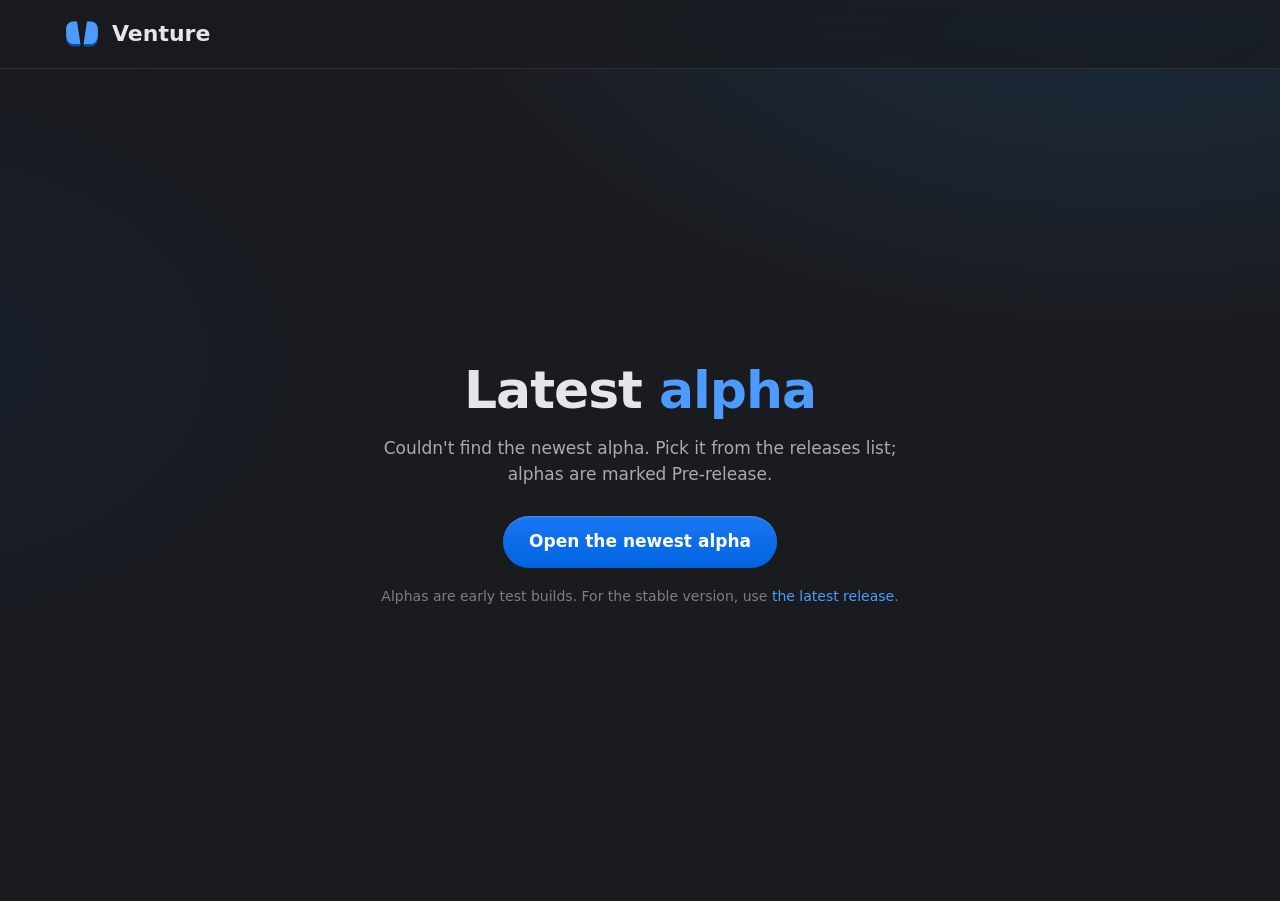
<file: alpha/index.html>
<!doctype html>
<html lang="en" data-repo="Villagers654/Venture" data-alpha="">
<head>
  <meta charset="utf-8">
  <meta name="viewport" content="width=device-width, initial-scale=1">
  <!-- alpha:refresh (pages.yml writes a no-script meta refresh to the newest release here) -->
  <title>Latest alpha: Venture</title>
  <meta name="description" content="Sends you to the newest Venture alpha (pre-release) on GitHub.">
  <meta name="robots" content="noindex">
  <meta name="theme-color" content="#1a1b1e">
  <link rel="icon" href="../assets/logo.svg" type="image/svg+xml">
  <link rel="stylesheet" href="../style.css">
  <style>
    .go { min-height: calc(var(--vh) * 100 - var(--nav-h)); display: grid; place-content: center; justify-items: center; gap: 18px; padding: 48px var(--gutter); text-align: center; }
    .go h1 { font-size: clamp(30px, 4.6vw, 52px); }
    .go p { color: var(--text2); max-width: 560px; }
    .go p:empty { display: none; }
    .go .btn { margin-top: 10px; height: 52px; padding: 0 26px; font-size: 17px; }
    .go small { color: var(--text3); font-size: 14px; }
    .go small a { color: var(--accent-text); }
  </style>
  <script>
    // Newest Venture release, alpha or stable: the newest pre-release unless a stable release is ahead of it
    // (0.3.0 > 0.3.0-alpha.N > 0.2.5.1, compared as the launcher's updater does). The GitHub API first, so a
    // release published since the last site build counts. If it has not answered within 2 s, or has no
    // answer, the URL pages.yml chose at build time by the same rule; with neither, the button stays on the
    // releases list.
    (function () {
      var root = document.documentElement, repo = root.dataset.repo, built = root.dataset.alpha, done = false;
      var ok = function (u) { return typeof u === "string" && u.indexOf("https://github.com/" + repo + "/releases/") === 0; };
      var go = function (u) { done = true; location.replace(u); };
      // src/launcher/updater.cpp newer_version: "v" prefix, dot-separated numbers, "-..." = pre-release.
      var parse = function (tag) {
        tag = String(tag || "");
        if (tag.charAt(0) === "v") tag = tag.slice(1);
        var dash = tag.indexOf("-"), pre = false;
        if (dash >= 0) { pre = dash + 1 < tag.length; tag = tag.slice(0, dash); }
        var parts = tag.split(".");
        for (var i = 0; i < parts.length; i++) if (!/^[0-9]+$/.test(parts[i])) return null;
        return { parts: parts.map(Number), pre: pre };
      };
      var newer = function (a, b) {
        var x = parse(a), y = parse(b);
        if (!x || !y) return false;
        for (var i = 0, n = Math.max(x.parts.length, y.parts.length); i < n; i++) {
          var xi = x.parts[i] || 0, yi = y.parts[i] || 0;
          if (xi !== yi) return xi > yi;
        }
        return y.pre && !x.pre;
      };
      var pick = function (list) {
        var best = null;
        (Array.isArray(list) ? list : []).forEach(function (r) {
          if (!r || r.draft || !r.published_at || !parse(r.tag_name)) return;
          // Equal versions (two alphas of one release) go to the newer publish.
          if (!best || newer(r.tag_name, best.tag_name) ||
              (!newer(best.tag_name, r.tag_name) && r.published_at > best.published_at)) best = r;
        });
        return best;
      };
      var fallback = function () {
        if (done) return;
        if (ok(built)) return go(built);
        done = true;
        var s = document.getElementById("status");
        if (s) s.textContent = "Couldn't find the newest alpha. Pick it from the releases list; alphas are marked Pre‑release.";
      };
      // Without a build-time URL there is nothing better to fall back to, so the API gets longer.
      setTimeout(fallback, ok(built) ? 2000 : 6000);
      if (!window.fetch) return fallback();
      fetch("https://api.github.com/repos/" + repo + "/releases?per_page=30", { headers: { Accept: "application/vnd.github+json" } })
        .then(function (r) { return r.ok ? r.json() : []; })
        .then(function (list) {
          var rel = pick(list);
          if (done) return;
          if (rel && ok(rel.html_url)) return go(rel.html_url);
          fallback();
        })
        .catch(fallback);
    })();
  </script>
</head>
<body>
<header class="nav">
  <div class="wrap nav-in">
    <a class="brand" href="../" aria-label="Venture home"><img src="../assets/logo.svg" alt="" width="36" height="36"><span>Venture</span></a>
  </div>
</header>
<main class="go">
  <h1 class="display">Latest <em>alpha</em></h1>
  <p id="status" role="status"></p>
  <a class="btn primary" id="alpha-link" href="https://github.com/Villagers654/Venture/releases">Open the newest alpha</a>
  <small>Alphas are early test builds. For the stable version, use <a href="https://github.com/Villagers654/Venture/releases/latest">the latest release</a>.</small>
</main>
</body>
</html>
</file>
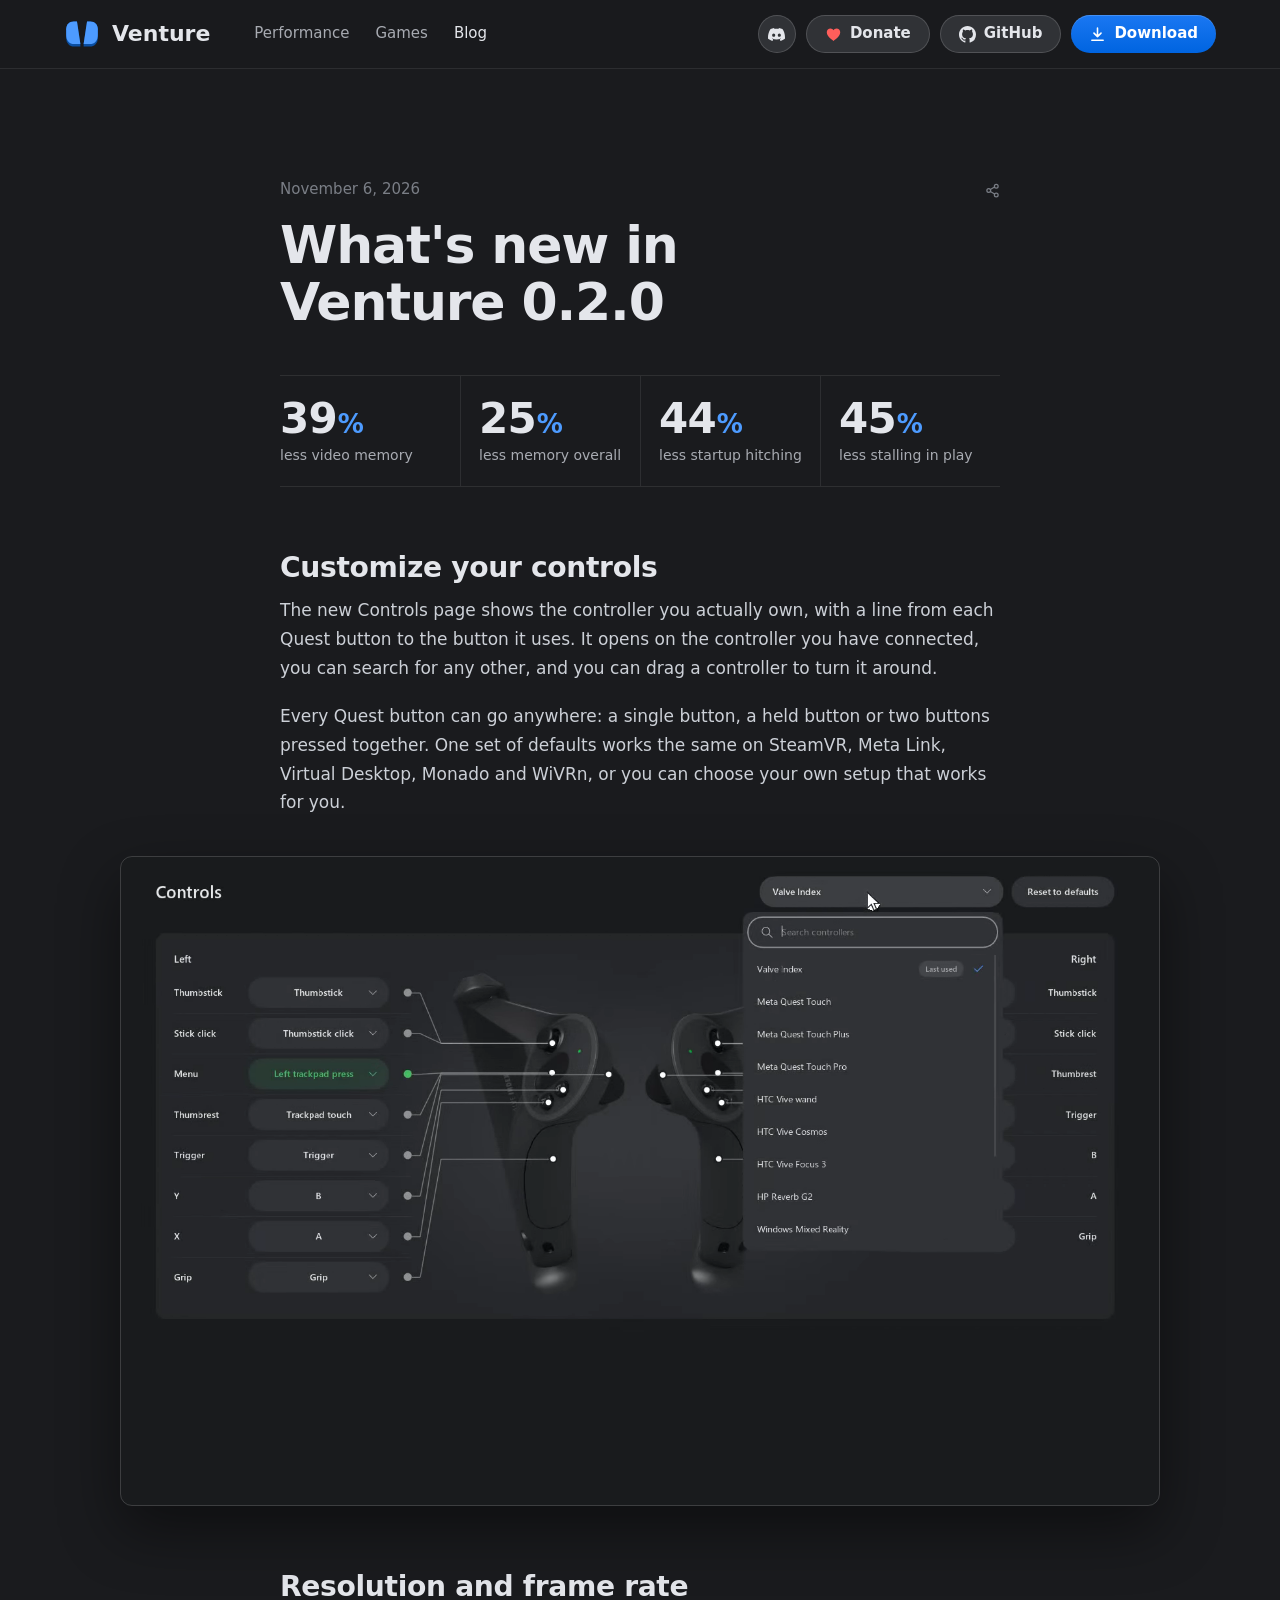
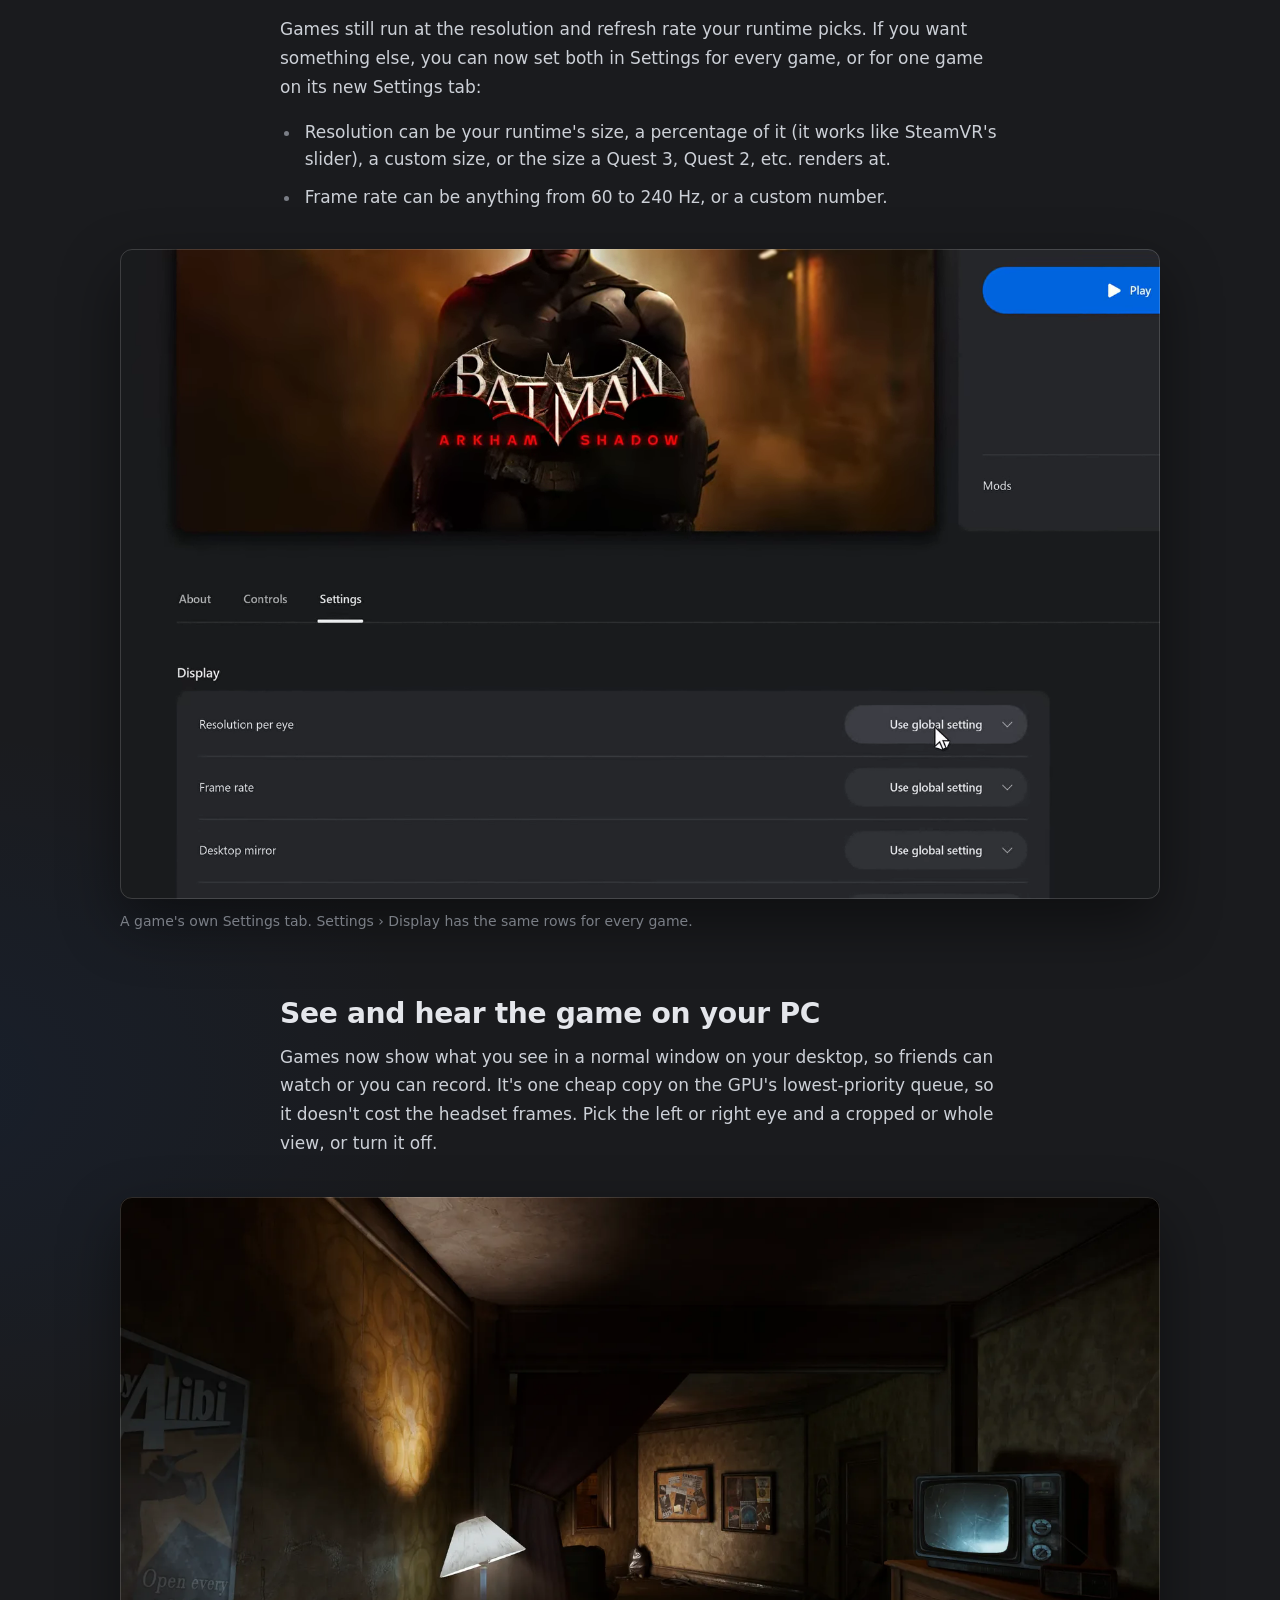
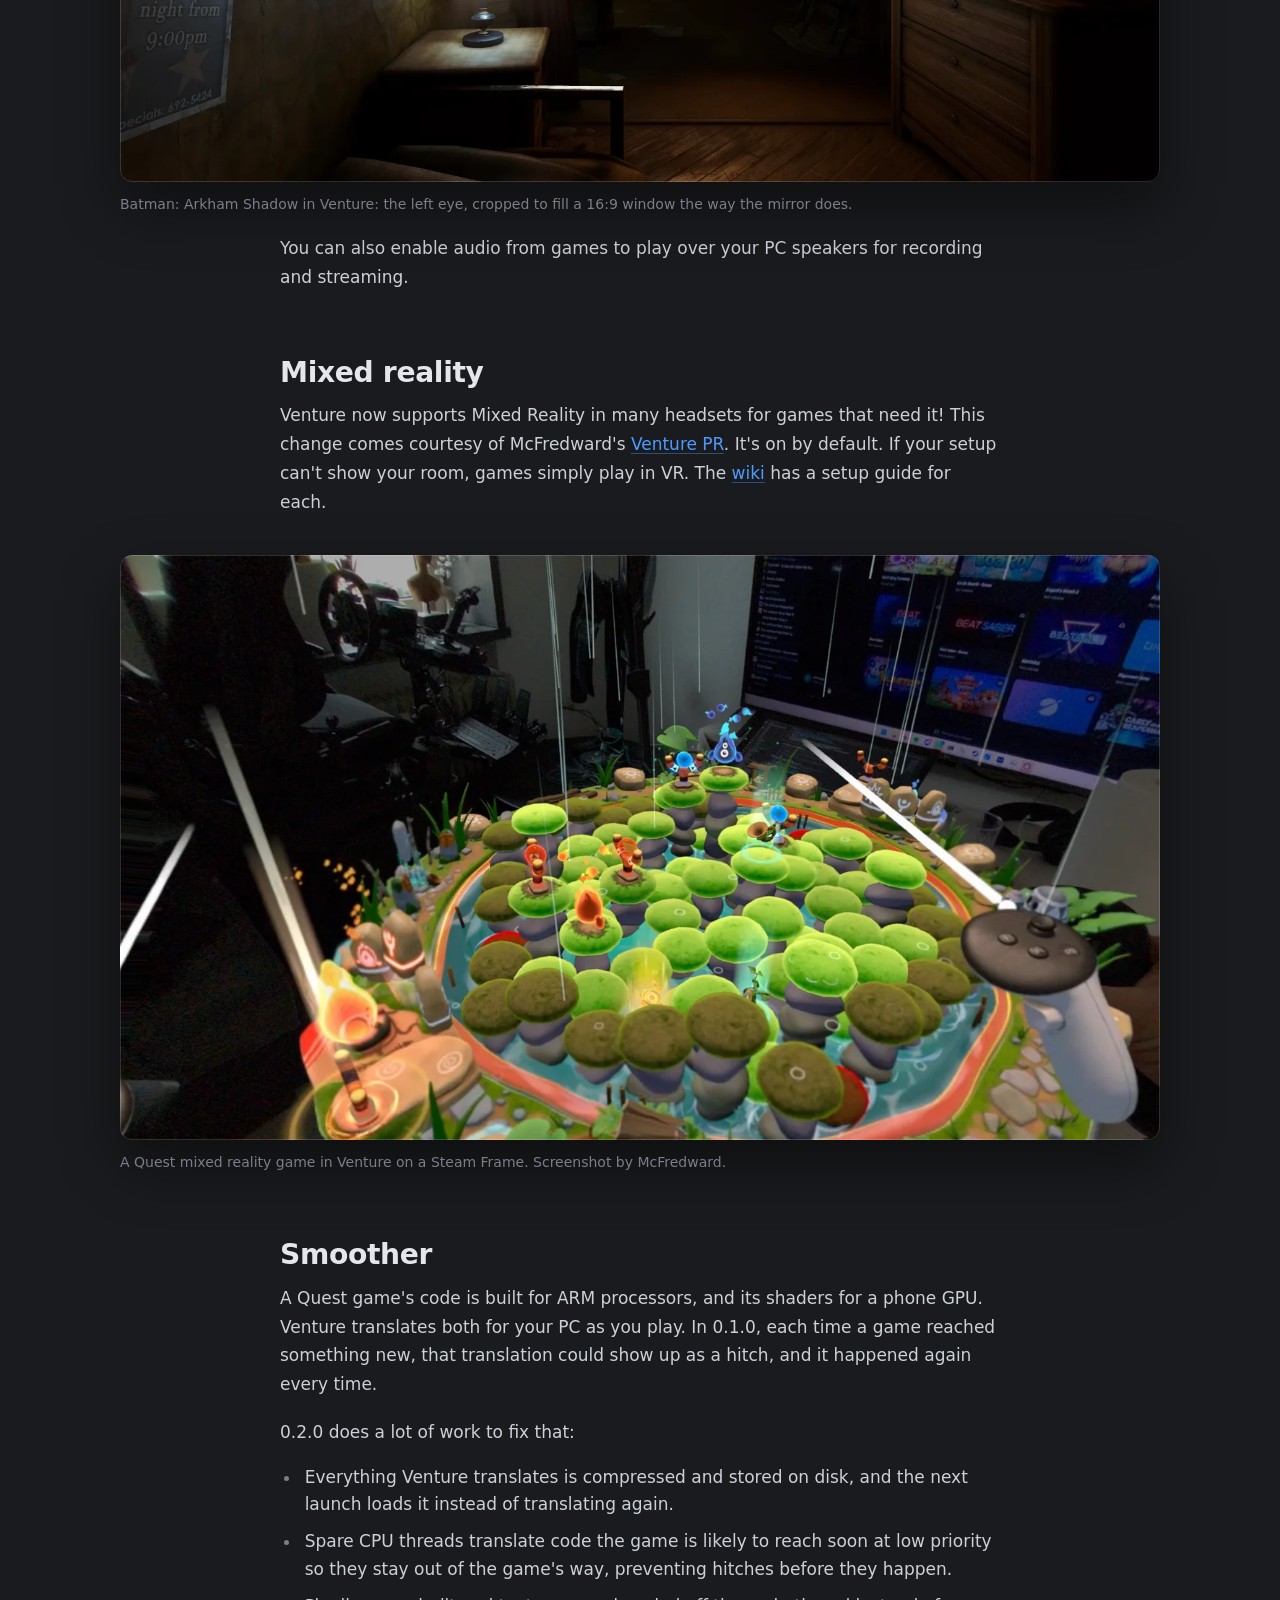
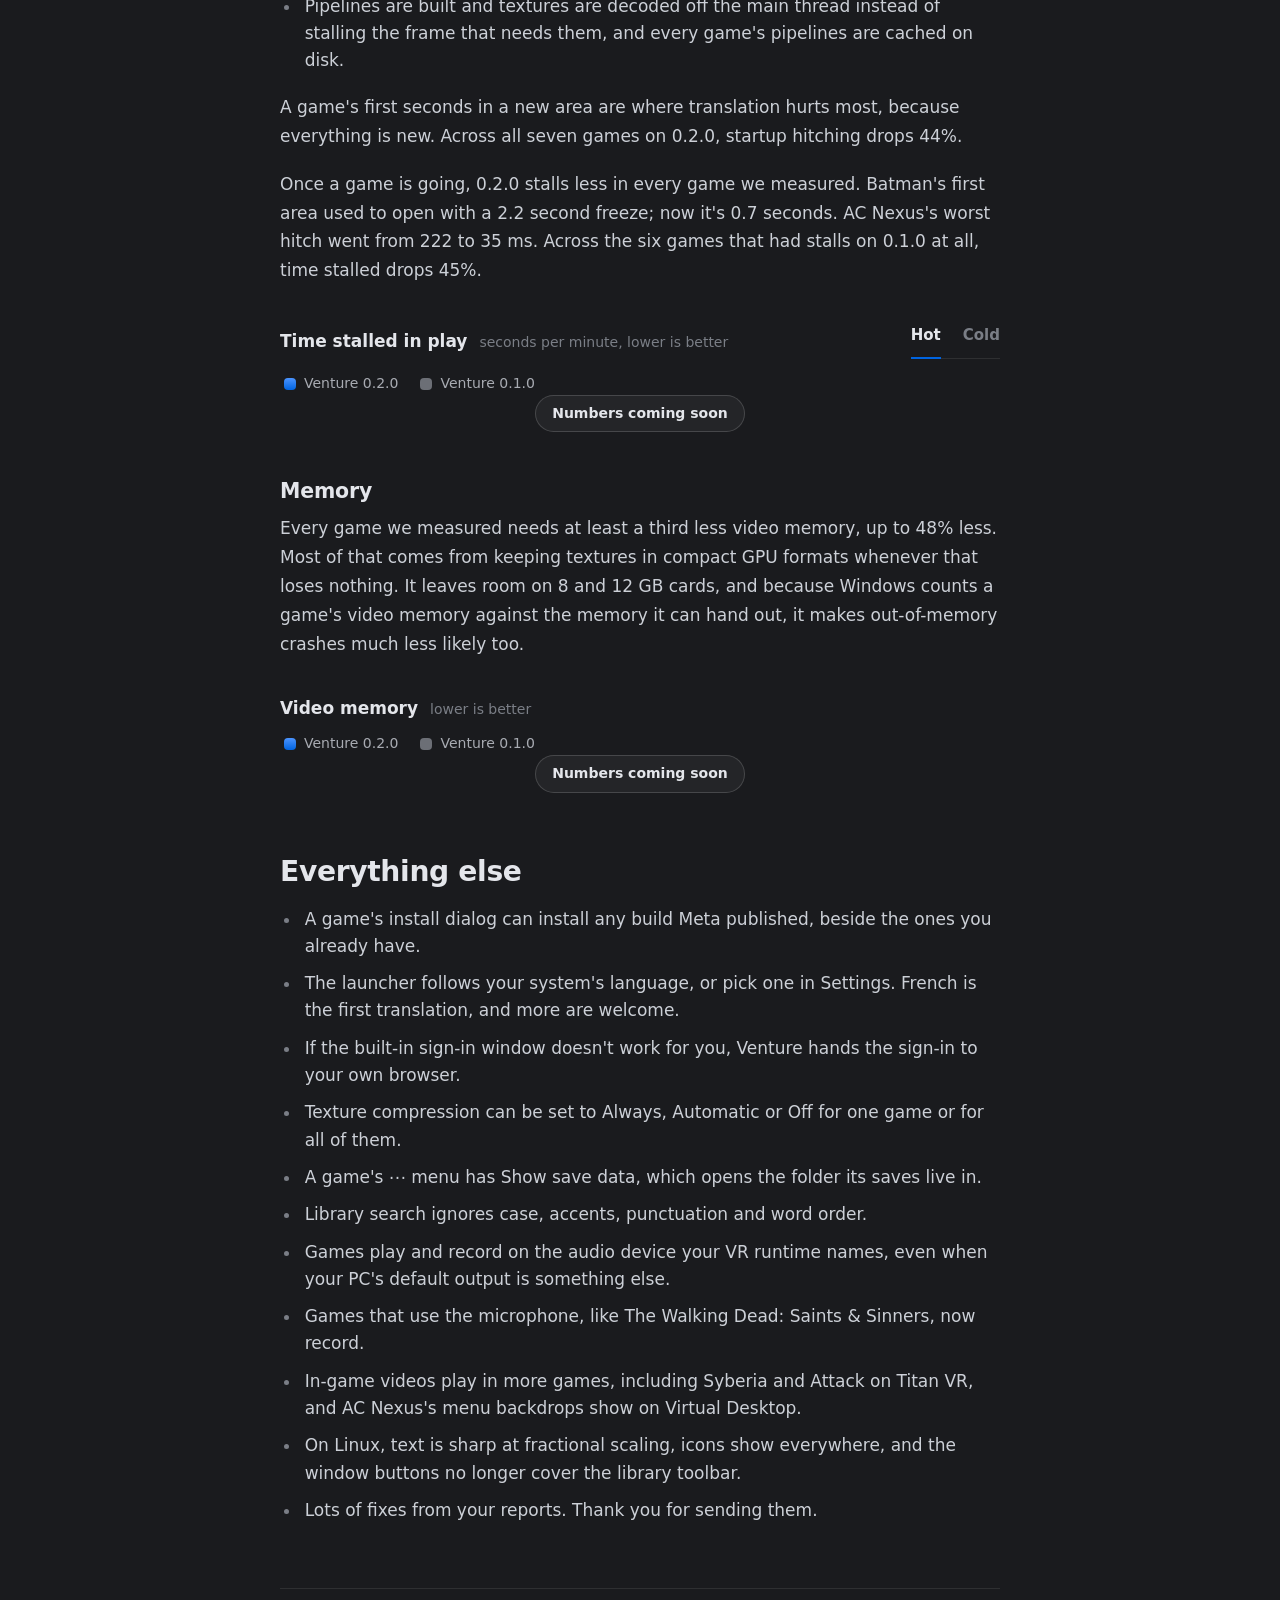
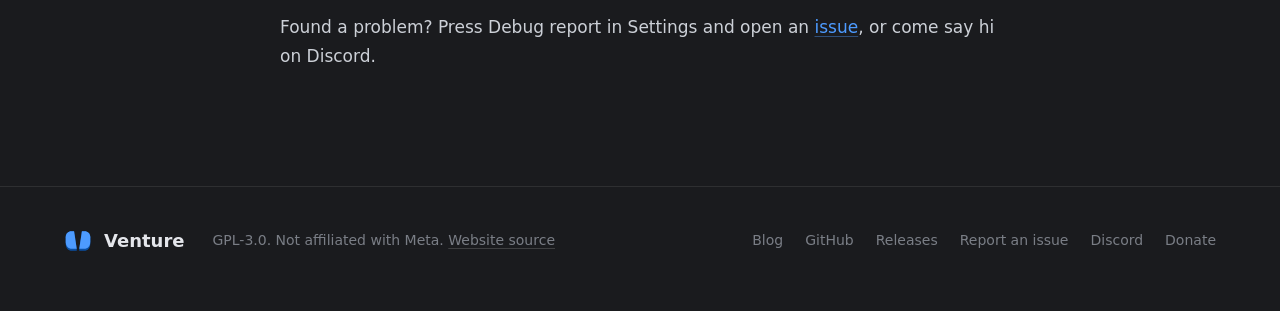
<file: blog/index.html>
<!doctype html>
<html lang="en">
<head>
  <meta charset="utf-8">
  <meta name="viewport" content="width=device-width, initial-scale=1">
  <title>Blog: Venture</title>
  <meta name="description" content="The Venture blog: releases and news from the Meta Quest emulator for PC VR.">
  <link rel="canonical" href="https://venture-emu.org/blog/">
  <meta name="theme-color" content="#1a1b1e">
  <meta property="og:type" content="website">
  <meta property="og:site_name" content="Venture">
  <meta property="og:url" content="https://venture-emu.org/blog/">
  <meta property="og:title" content="Blog: Venture">
  <meta property="og:description" content="The Venture blog: releases and news from the Meta Quest emulator for PC VR.">
  <meta property="og:image" content="https://venture-emu.org/assets/og.jpg">
  <meta property="og:image:width" content="1200">
  <meta property="og:image:height" content="630">
  <meta name="twitter:card" content="summary_large_image">
  <link rel="icon" href="../assets/logo.svg" type="image/svg+xml">
  <link rel="stylesheet" href="../style.css">
  <link rel="stylesheet" href="../blog.css">
  <link rel="alternate" type="application/rss+xml" title="Venture Blog" href="feed.xml">
  <!-- scripts:start (tools/build_blog.py) -->
  <script src="0-2-0/data.js" defer></script>
  <script src="0-2-0/post.js" defer></script>
  <script src="media.js" defer></script>
  <script src="share.js" defer></script>
  <!-- scripts:end -->
</head>
<body>
<header class="nav">
  <div class="wrap nav-in">
    <a class="brand" href="../" aria-label="Venture home"><img src="../assets/logo.svg" alt="" width="36" height="36"><span>Venture</span></a>
    <nav class="links" aria-label="Sections">
      <a href="../#performance">Performance</a>
      <a href="../#games">Games</a>
      <a href="../blog/" aria-current="page">Blog</a>
    </nav>
    <div class="nav-cta">
      <a class="btn ghost sm icon" href="https://discord.gg/Ey9hHszvwa" aria-label="Discord" title="Discord"><svg viewBox="0 0 24 24" aria-hidden="true"><path fill="currentColor" d="M20.317 4.3698a19.7913 19.7913 0 00-4.8851-1.5152.0741.0741 0 00-.0785.0371c-.211.3753-.4447.8648-.6083 1.2495-1.8447-.2762-3.68-.2762-5.4868 0-.1636-.3933-.4058-.8742-.6177-1.2495a.077.077 0 00-.0785-.037 19.7363 19.7363 0 00-4.8852 1.515.0699.0699 0 00-.0321.0277C.5334 9.0458-.319 13.5799.0992 18.0578a.0824.0824 0 00.0312.0561c2.0528 1.5076 4.0413 2.4228 5.9929 3.0294a.0777.0777 0 00.0842-.0276c.4616-.6304.8731-1.2952 1.226-1.9942a.076.076 0 00-.0416-.1057c-.6528-.2476-1.2743-.5495-1.8722-.8923a.077.077 0 01-.0076-.1277c.1258-.0943.2517-.1923.3718-.2914a.0743.0743 0 01.0776-.0105c3.9278 1.7933 8.18 1.7933 12.0614 0a.0739.0739 0 01.0785.0095c.1202.099.246.1981.3728.2924a.077.077 0 01-.0066.1276 12.2986 12.2986 0 01-1.873.8914.0766.0766 0 00-.0407.1067c.3604.698.7719 1.3628 1.225 1.9932a.076.076 0 00.0842.0286c1.961-.6067 3.9495-1.5219 6.0023-3.0294a.077.077 0 00.0313-.0552c.5004-5.177-.8382-9.6739-3.5485-13.6604a.061.061 0 00-.0312-.0286zM8.02 15.3312c-1.1825 0-2.1569-1.0857-2.1569-2.419 0-1.3332.9555-2.4189 2.157-2.4189 1.2108 0 2.1757 1.0952 2.1568 2.419 0 1.3332-.9555 2.4189-2.1569 2.4189zm7.9748 0c-1.1825 0-2.1569-1.0857-2.1569-2.419 0-1.3332.9554-2.4189 2.1569-2.4189 1.2108 0 2.1757 1.0952 2.1568 2.419 0 1.3332-.946 2.4189-2.1568 2.4189Z"/></svg></a>
      <a class="btn ghost sm donate" href="https://ko-fi.com/Villagers654" title="Support Venture on Ko-fi"><svg viewBox="0 0 24 24" aria-hidden="true"><path fill="currentColor" d="M12 21C12 21 2.5 15.2 2.5 8.9C2.5 5.9 4.8 3.5 7.7 3.5C9.6 3.5 11.1 4.5 12 6.1C12.9 4.5 14.4 3.5 16.3 3.5C19.2 3.5 21.5 5.9 21.5 8.9C21.5 15.2 12 21 12 21Z"/></svg><span>Donate</span></a>
      <a class="btn ghost sm" href="https://github.com/Villagers654/Venture"><svg viewBox="0 0 16 16" aria-hidden="true"><path fill="currentColor" d="M8 0C3.58 0 0 3.58 0 8c0 3.54 2.29 6.53 5.47 7.59.4.07.55-.17.55-.38 0-.19-.01-.82-.01-1.49-2.01.37-2.53-.49-2.69-.94-.09-.23-.48-.94-.82-1.13-.28-.15-.68-.52-.01-.53.63-.01 1.08.58 1.23.82.72 1.21 1.87.87 2.33.66.07-.52.28-.87.51-1.07-1.78-.2-3.64-.89-3.64-3.95 0-.87.31-1.59.82-2.15-.08-.2-.36-1.02.08-2.12 0 0 .67-.21 2.2.82.64-.18 1.32-.27 2-.27.68 0 1.36.09 2 .27 1.53-1.04 2.2-.82 2.2-.82.44 1.1.16 1.92.08 2.12.51.56.82 1.27.82 2.15 0 3.07-1.87 3.75-3.65 3.95.29.25.54.73.54 1.48 0 1.07-.01 1.93-.01 2.2 0 .21.15.46.55.38A8.013 8.013 0 0016 8c0-4.42-3.58-8-8-8z"/></svg><span>GitHub</span></a>
      <a class="btn primary sm" href="https://github.com/Villagers654/Venture/releases/latest"><svg viewBox="0 0 24 24" aria-hidden="true"><path d="M12 3v12m0 0-5-5m5 5 5-5M4 20h16" fill="none" stroke="currentColor" stroke-width="2.2" stroke-linecap="round" stroke-linejoin="round"/></svg><span>Download</span></a>
    </div>
  </div>
</header>

<main id="top">
    <!-- posts:start (tools/build_blog.py) -->
    <article id="0-2-0" class="article" data-post="0-2-0">
    <header class="article-head">
      <p class="meta"><time data-post-date datetime="2026-11-06">November 6, 2026</time></p>
      <h1><a href="0-2-0/">What's new in Venture 0.2.0</a></h1>
    </header>

    <dl class="stats">
      <div><dt>less video memory</dt><dd><b data-stat="vram">39</b><small>%</small></dd></div>
      <div><dt>less memory overall</dt><dd><b data-stat="commit">25</b><small>%</small></dd></div>
      <div><dt>less startup hitching</dt><dd><b data-stat="startup">44</b><small>%</small></dd></div>
      <div><dt>less stalling in play</dt><dd><b data-stat="play">45</b><small>%</small></dd></div>
    </dl>
    <h2 id="controls">Customize your controls</h2>
    <p>The new Controls page shows the controller you actually own, with a line from each Quest button to the button it uses. It opens on the controller you have connected, you can search for any other, and you can drag a controller to turn it around.</p>
    <p>Every Quest button can go anywhere: a single button, a held button or two buttons pressed together. One set of defaults works the same on SteamVR, Meta Link, Virtual Desktop, Monado and WiVRn, or you can choose your own setup that works for you.</p>
    <figure class="media wide clip">
      <video autoplay muted loop playsinline preload="metadata" width="1600" height="1000" poster="0-2-0/media/controls-clip-poster.webp" aria-label="The Controls page: switching from Valve Index to Touch Plus, PSVR2 Sense and Steam Frame, turning a controller, changing a binding and setting the menu to two buttons">
        <source src="0-2-0/media/controls-clip.webm" type="video/webm">
        <source src="0-2-0/media/controls-clip.mp4" type="video/mp4">
      </video>
    </figure>

    <h2 id="display">Resolution and frame rate</h2>
    <p>Games still run at the resolution and refresh rate your runtime picks. If you want something else, you can now set both in Settings for every game, or for one game on its new Settings tab:</p>
    <ul>
      <li>Resolution can be your runtime's size, a percentage of it (it works like SteamVR's slider), a custom size, or the size a Quest 3, Quest 2, etc. renders at.</li>
      <li>Frame rate can be anything from 60 to 240 Hz, or a custom number.</li>
    </ul>
    <figure class="media wide clip">
      <video autoplay muted loop playsinline preload="metadata" width="1600" height="1000" poster="0-2-0/media/display-clip-poster.webp" aria-label="Batman: Arkham Shadow's Settings tab: resolution per eye set to Quest 3, then frame rate set to 120 Hz">
        <source src="0-2-0/media/display-clip.webm" type="video/webm">
        <source src="0-2-0/media/display-clip.mp4" type="video/mp4">
      </video>
      <figcaption>A game's own Settings tab. Settings › Display has the same rows for every game.</figcaption>
    </figure>

    <h2 id="mirror">See and hear the game on your PC</h2>
    <p>Games now show what you see in a normal window on your desktop, so friends can watch or you can record. It's one cheap copy on the GPU's lowest-priority queue, so it doesn't cost the headset frames. Pick the left or right eye and a cropped or whole view, or turn it off.</p>
    <figure class="media wide">
      <img src="0-2-0/media/mirror-batman.webp" srcset="0-2-0/media/mirror-batman-720.webp 720w, 0-2-0/media/mirror-batman.webp 1600w" sizes="(max-width: 1100px) 100vw, 1040px" width="1600" height="900" loading="lazy" alt="A dim apartment in Batman: Arkham Shadow, with a lit table lamp, an old television on a dresser and a hallway behind a curtain">
      <figcaption>Batman: Arkham Shadow in Venture: the left eye, cropped to fill a 16:9 window the way the mirror does.</figcaption>
    </figure>
    <p>You can also enable audio from games to play over your PC speakers for recording and streaming.</p>

    <h2 id="mixed-reality">Mixed reality</h2>
    <p>Venture now supports Mixed Reality in many headsets for games that need it! This change comes courtesy of McFredward's <a href="https://github.com/Villagers654/Venture/pull/34">Venture PR</a>. It's on by default. If your setup can't show your room, games simply play in VR. The <a href="https://github.com/Villagers654/Venture/wiki/Mixed-Reality">wiki</a> has a setup guide for each.</p>
    <figure class="media wide">
      <img src="0-2-0/media/mixed-reality.webp" srcset="0-2-0/media/mixed-reality-720.webp 720w, 0-2-0/media/mixed-reality-1440.webp 1440w, 0-2-0/media/mixed-reality.webp 1920w" sizes="(max-width: 1100px) 100vw, 1040px" width="1920" height="1080" loading="lazy" alt="A Quest mixed reality game's board floating in a real room, seen through a Steam Frame's passthrough, with a desk, a racing wheel and a monitor behind it">
      <figcaption>A Quest mixed reality game in Venture on a Steam Frame. Screenshot by McFredward.</figcaption>
    </figure>

    <h2 id="stutter">Smoother</h2>
    <p>A Quest game's code is built for ARM processors, and its shaders for a phone GPU. Venture translates both for your PC as you play. In 0.1.0, each time a game reached something new, that translation could show up as a hitch, and it happened again every time.</p>
    <p>0.2.0 does a lot of work to fix that:</p>
    <ul>
      <li>Everything Venture translates is compressed and stored on disk, and the next launch loads it instead of translating again.</li>
      <li>Spare CPU threads translate code the game is likely to reach soon at low priority so they stay out of the game's way, preventing hitches before they happen.</li>
      <li>Pipelines are built and textures are decoded off the main thread instead of stalling the frame that needs them, and every game's pipelines are cached on disk.</li>
    </ul>

    <p>A game's first seconds in a new area are where translation hurts most, because everything is new. Across all seven games on 0.2.0, startup hitching drops <span data-stat="startup">44</span>%.</p>

    <p>Once a game is going, 0.2.0 stalls less in every game we measured. Batman's first area used to open with a 2.2&nbsp;second freeze; now it's 0.7&nbsp;seconds. AC Nexus's worst hitch went from 222 to 35&nbsp;ms. Across the six games that had stalls on 0.1.0 at all, time stalled drops <span data-stat="play">45</span>%.</p>
    <figure class="chart-block">
      <div class="chart-bar">
        <h3>Time stalled in play <small>seconds per minute, lower is better</small></h3>
        <div class="tabs" role="tablist" aria-label="Launch" data-chart="stalls">
          <button role="tab" aria-selected="true" data-metric="hot">Hot</button>
          <button role="tab" aria-selected="false" data-metric="cold">Cold</button>
        </div>
      </div>
      <div class="legend"><span><i class="v"></i>Venture 0.2.0</span><span><i class="old"></i>Venture 0.1.0</span></div>
      <div class="chart-wrap">
        <div class="chart" id="chart-stalls"></div>
        <div class="pending-note" id="note-stalls"><p>Numbers coming soon</p></div>
      </div>
      <figcaption data-hw></figcaption>
    </figure>
    <h3 class="sub" id="memory">Memory</h3>
    <p>Every game we measured needs at least a third less video memory, up to <span data-stat="vram_max">48</span>% less. Most of that comes from keeping textures in compact GPU formats whenever that loses nothing. It leaves room on 8 and 12&nbsp;GB cards, and because Windows counts a game's video memory against the memory it can hand out, it makes out-of-memory crashes much less likely too.</p>
    <figure class="chart-block">
      <div class="chart-bar">
        <h3>Video memory <small>lower is better</small></h3>
      </div>
      <div class="legend"><span><i class="v"></i>Venture 0.2.0</span><span><i class="old"></i>Venture 0.1.0</span></div>
      <div class="chart-wrap">
        <div class="chart" id="chart-vram"></div>
        <div class="pending-note" id="note-vram"><p>Numbers coming soon</p></div>
      </div>
      <figcaption data-hw></figcaption>
    </figure>

    <h2 id="more">Everything else</h2>
    <ul>
      <li>A game's install dialog can install any build Meta published, beside the ones you already have.</li>
      <li>The launcher follows your system's language, or pick one in Settings. French is the first translation, and more are welcome.</li>
      <li>If the built-in sign-in window doesn't work for you, Venture hands the sign-in to your own browser.</li>
      <li>Texture compression can be set to Always, Automatic or Off for one game or for all of them.</li>
      <li>A game's ⋯ menu has Show save data, which opens the folder its saves live in.</li>
      <li>Library search ignores case, accents, punctuation and word order.</li>
      <li>Games play and record on the audio device your VR runtime names, even when your PC's default output is something else.</li>
      <li>Games that use the microphone, like The Walking Dead: Saints &amp; Sinners, now record.</li>
      <li>In-game videos play in more games, including Syberia and Attack on Titan VR, and AC Nexus's menu backdrops show on Virtual Desktop.</li>
      <li>On Linux, text is sharp at fractional scaling, icons show everywhere, and the window buttons no longer cover the library toolbar.</li>
      <li>Lots of fixes from your reports. Thank you for sending them.</li>
    </ul>

    <p class="outro">Found a problem? Press Debug report in Settings and open an <a href="https://github.com/Villagers654/Venture/issues">issue</a>, or come say hi on Discord.</p>
  </article>
    <!-- posts:end -->
</main>

<footer class="wrap footer">
  <div class="brand"><img src="../assets/logo.svg" alt="" width="28" height="28"><span>Venture</span></div>
  <p>GPL-3.0. Not affiliated with Meta. <a class="site-src" href="https://github.com/Villagers654/venture-site">Website source</a></p>
  <nav><a href="../blog/">Blog</a><a href="https://github.com/Villagers654/Venture">GitHub</a><a href="https://github.com/Villagers654/Venture/releases">Releases</a><a href="https://github.com/Villagers654/Venture/issues">Report an issue</a><a href="https://discord.gg/Ey9hHszvwa">Discord</a><a href="https://ko-fi.com/Villagers654">Donate</a></nav>
</footer>
</body>
</html>
</file>
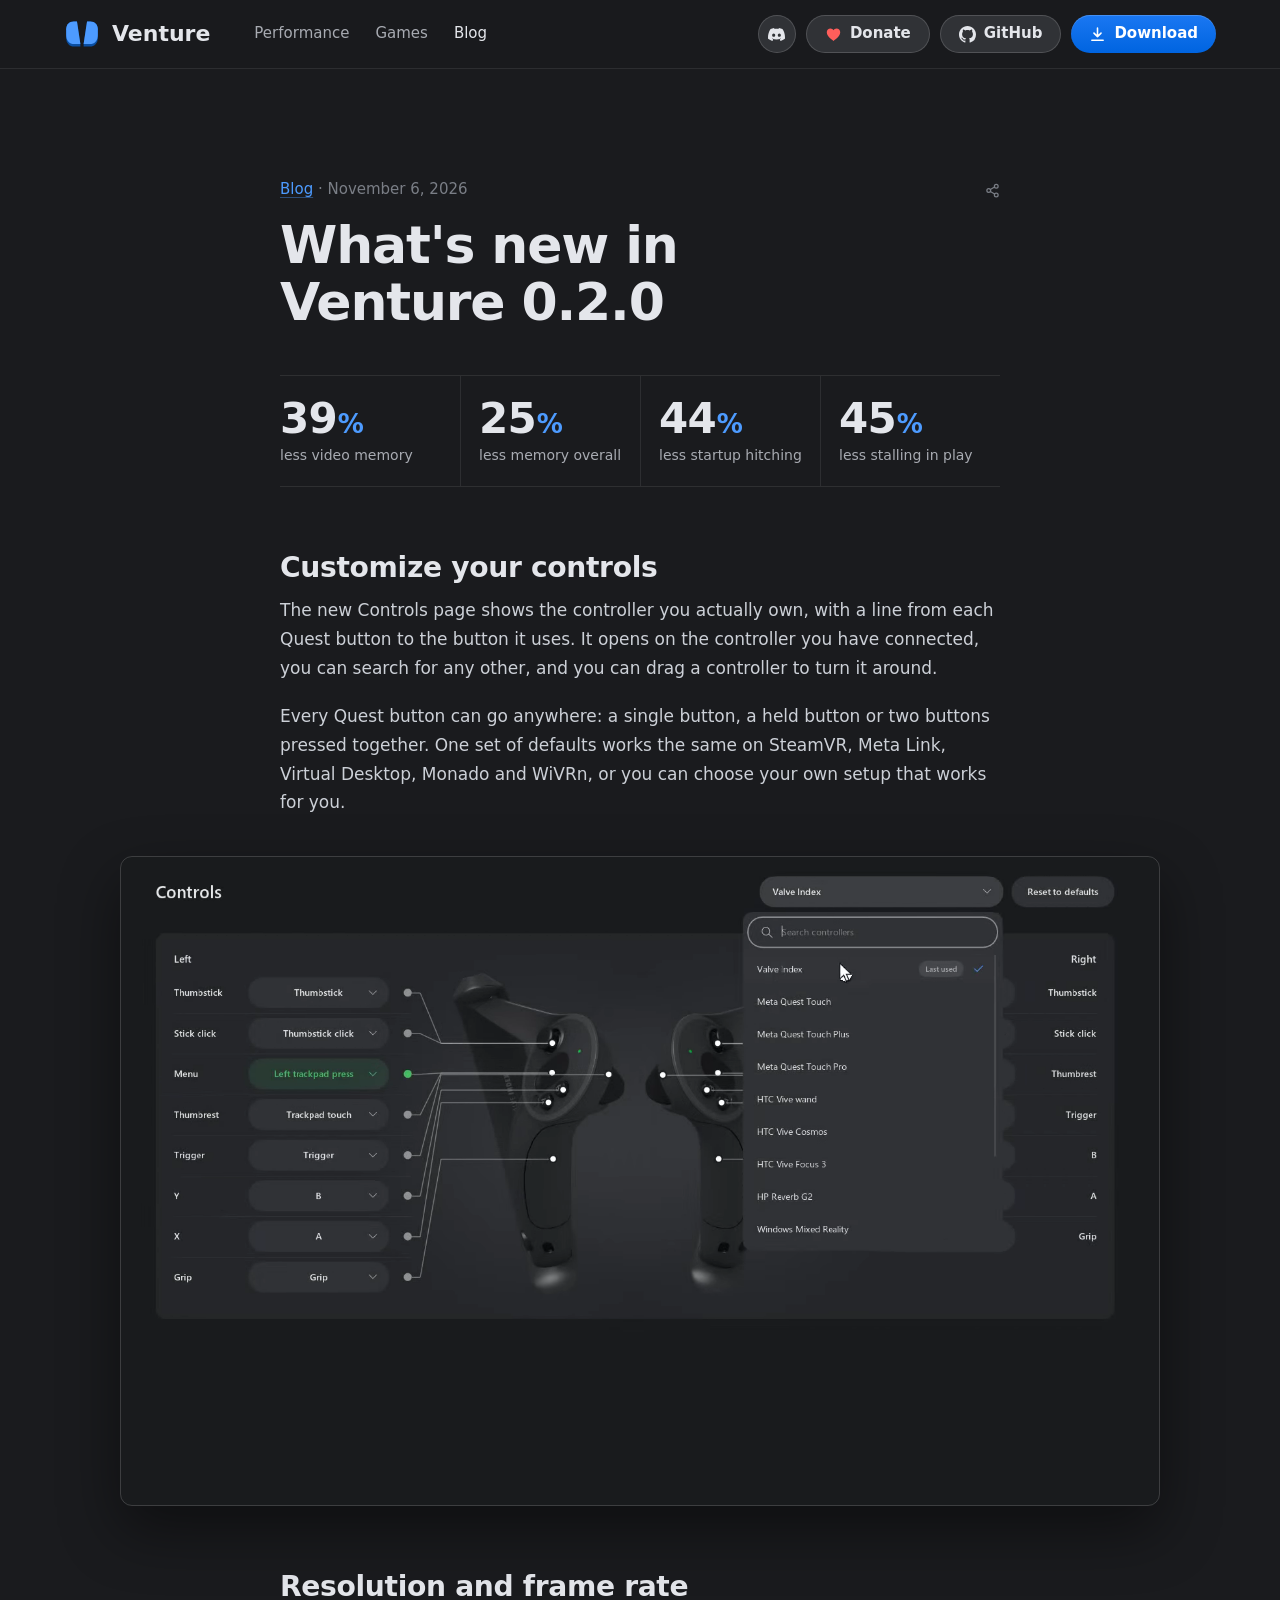
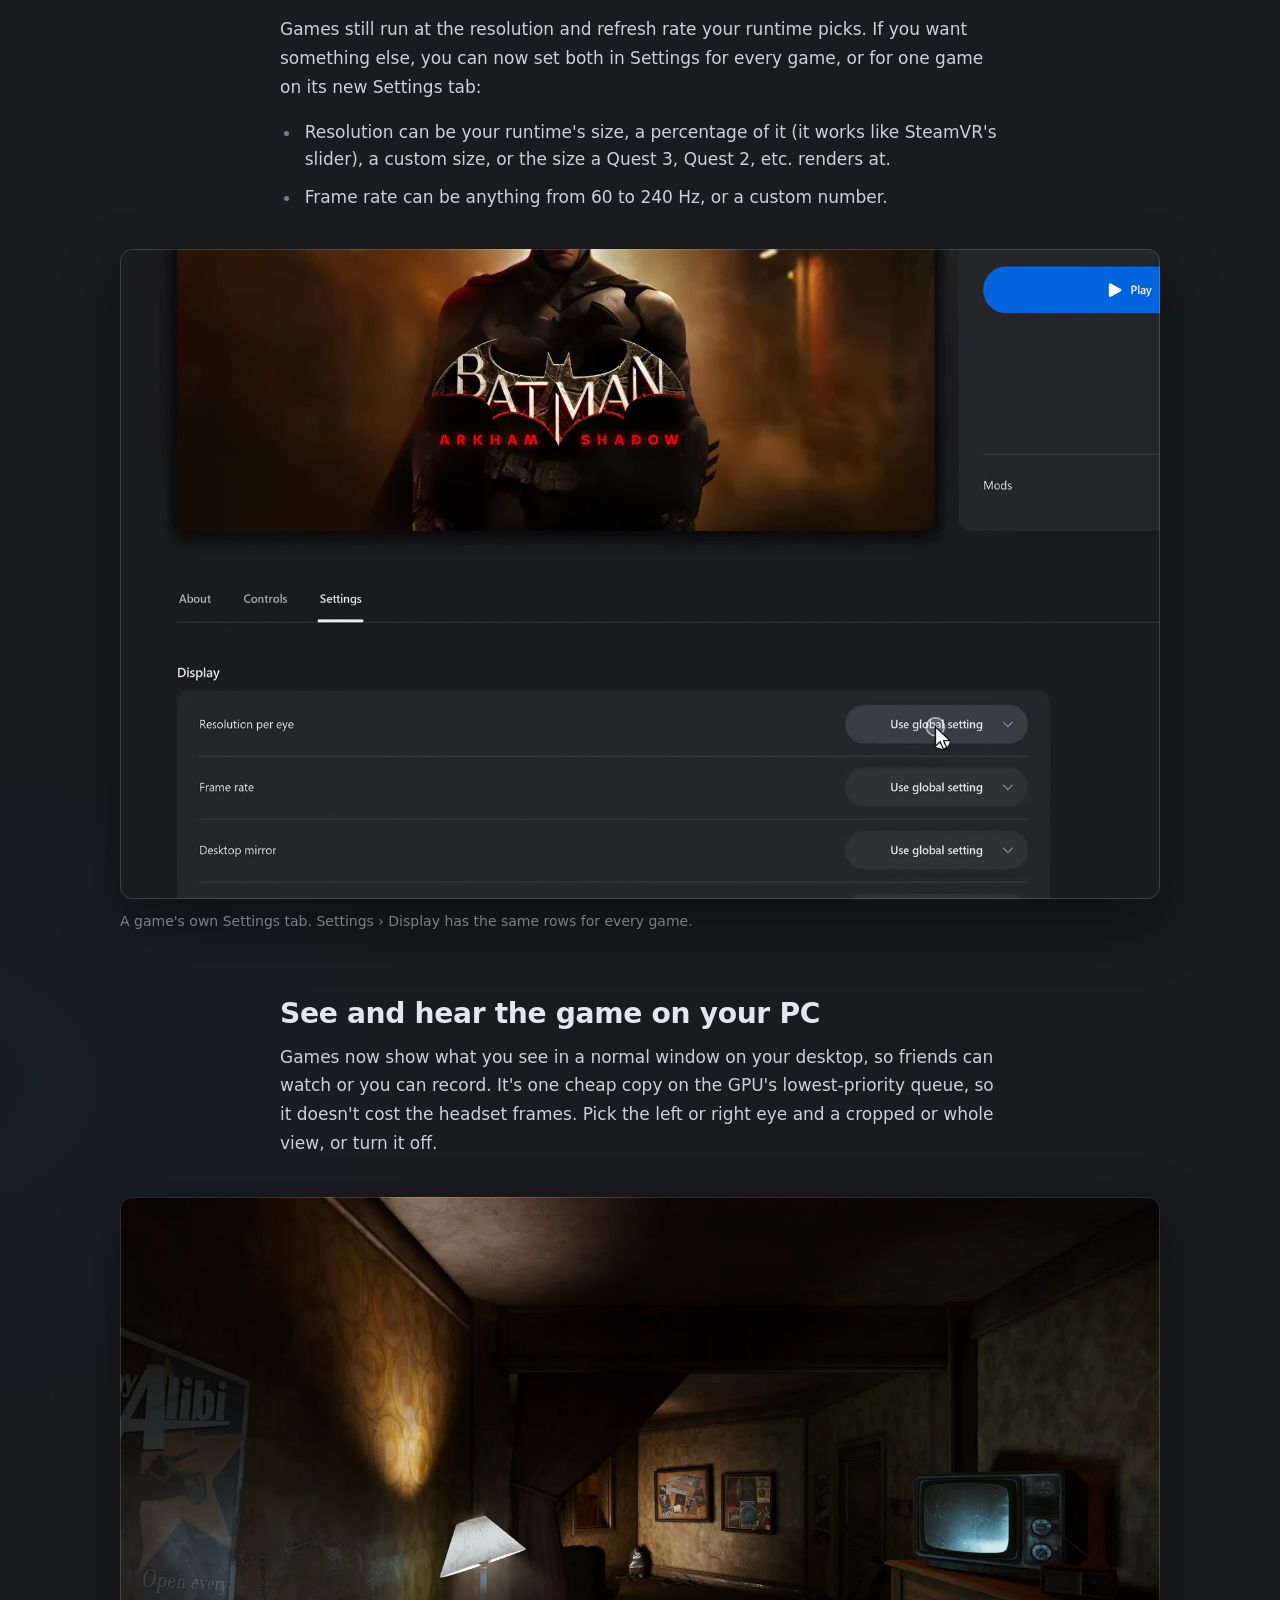
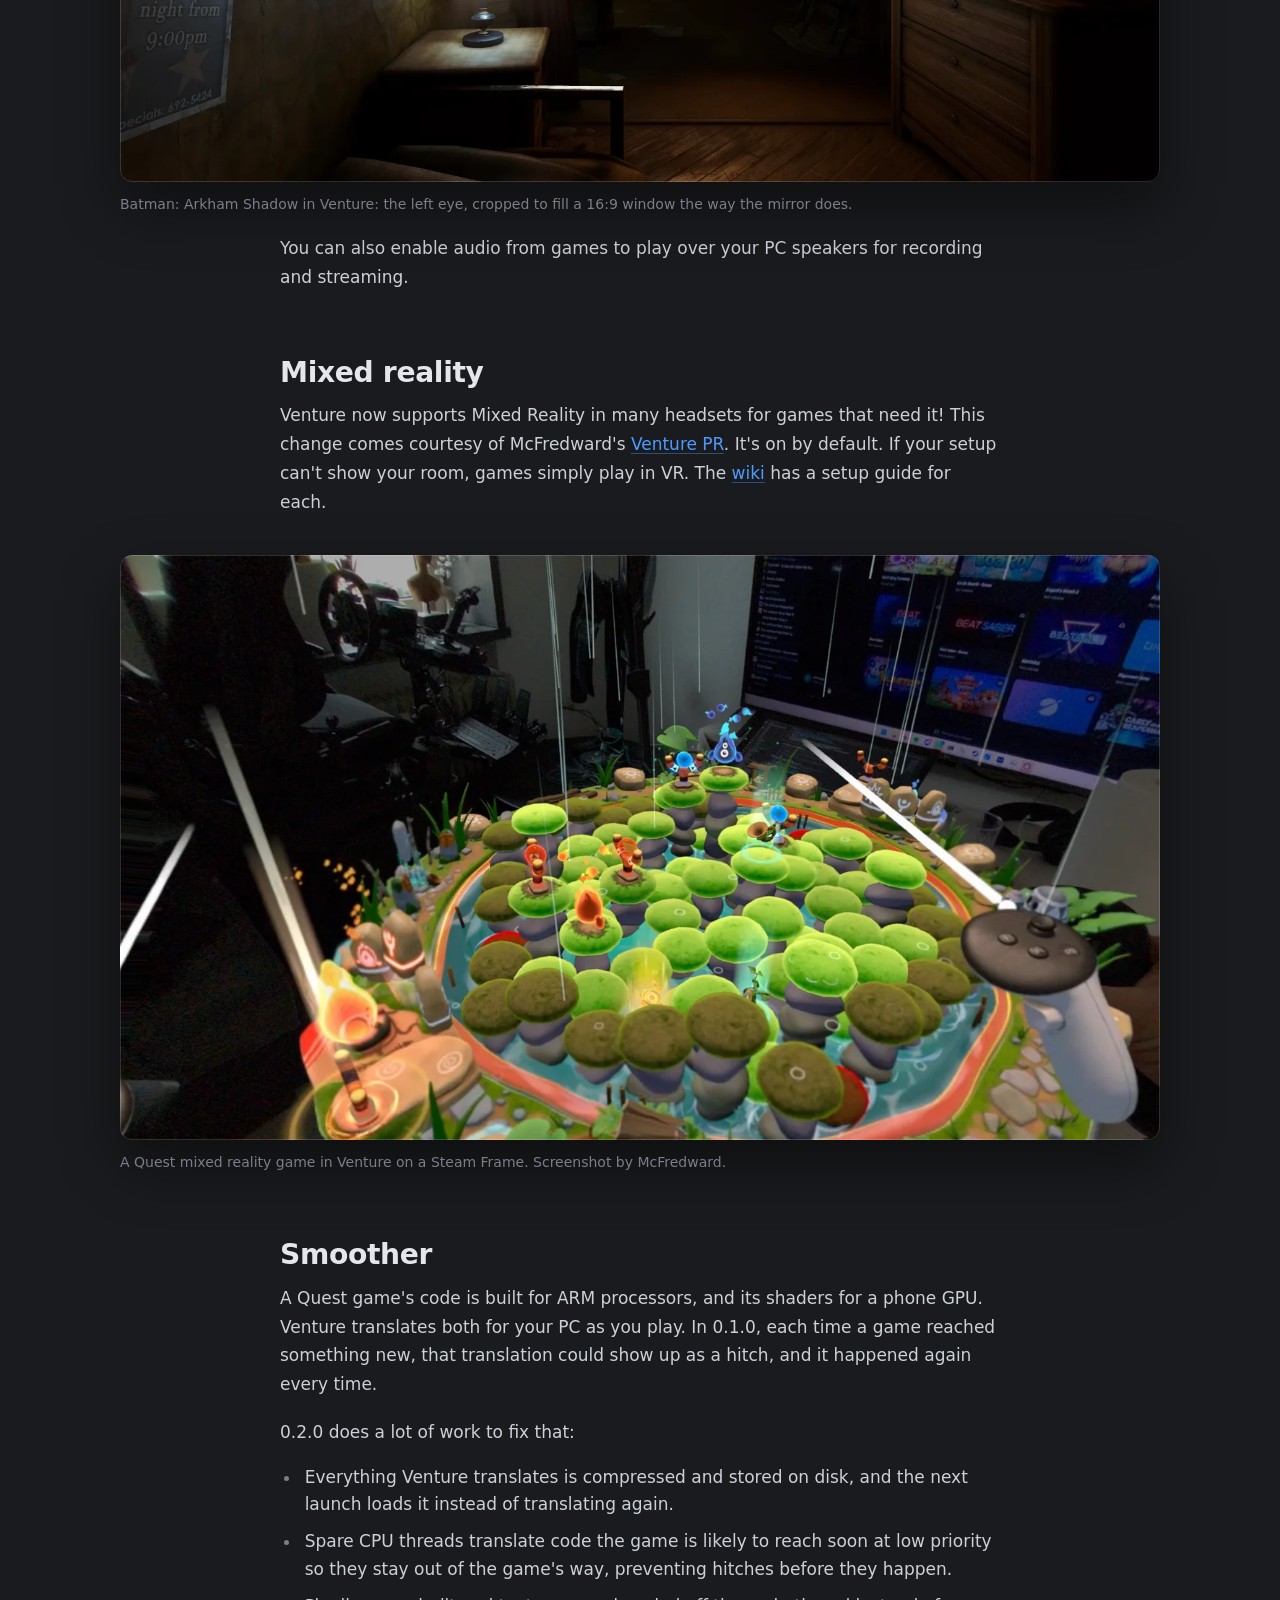
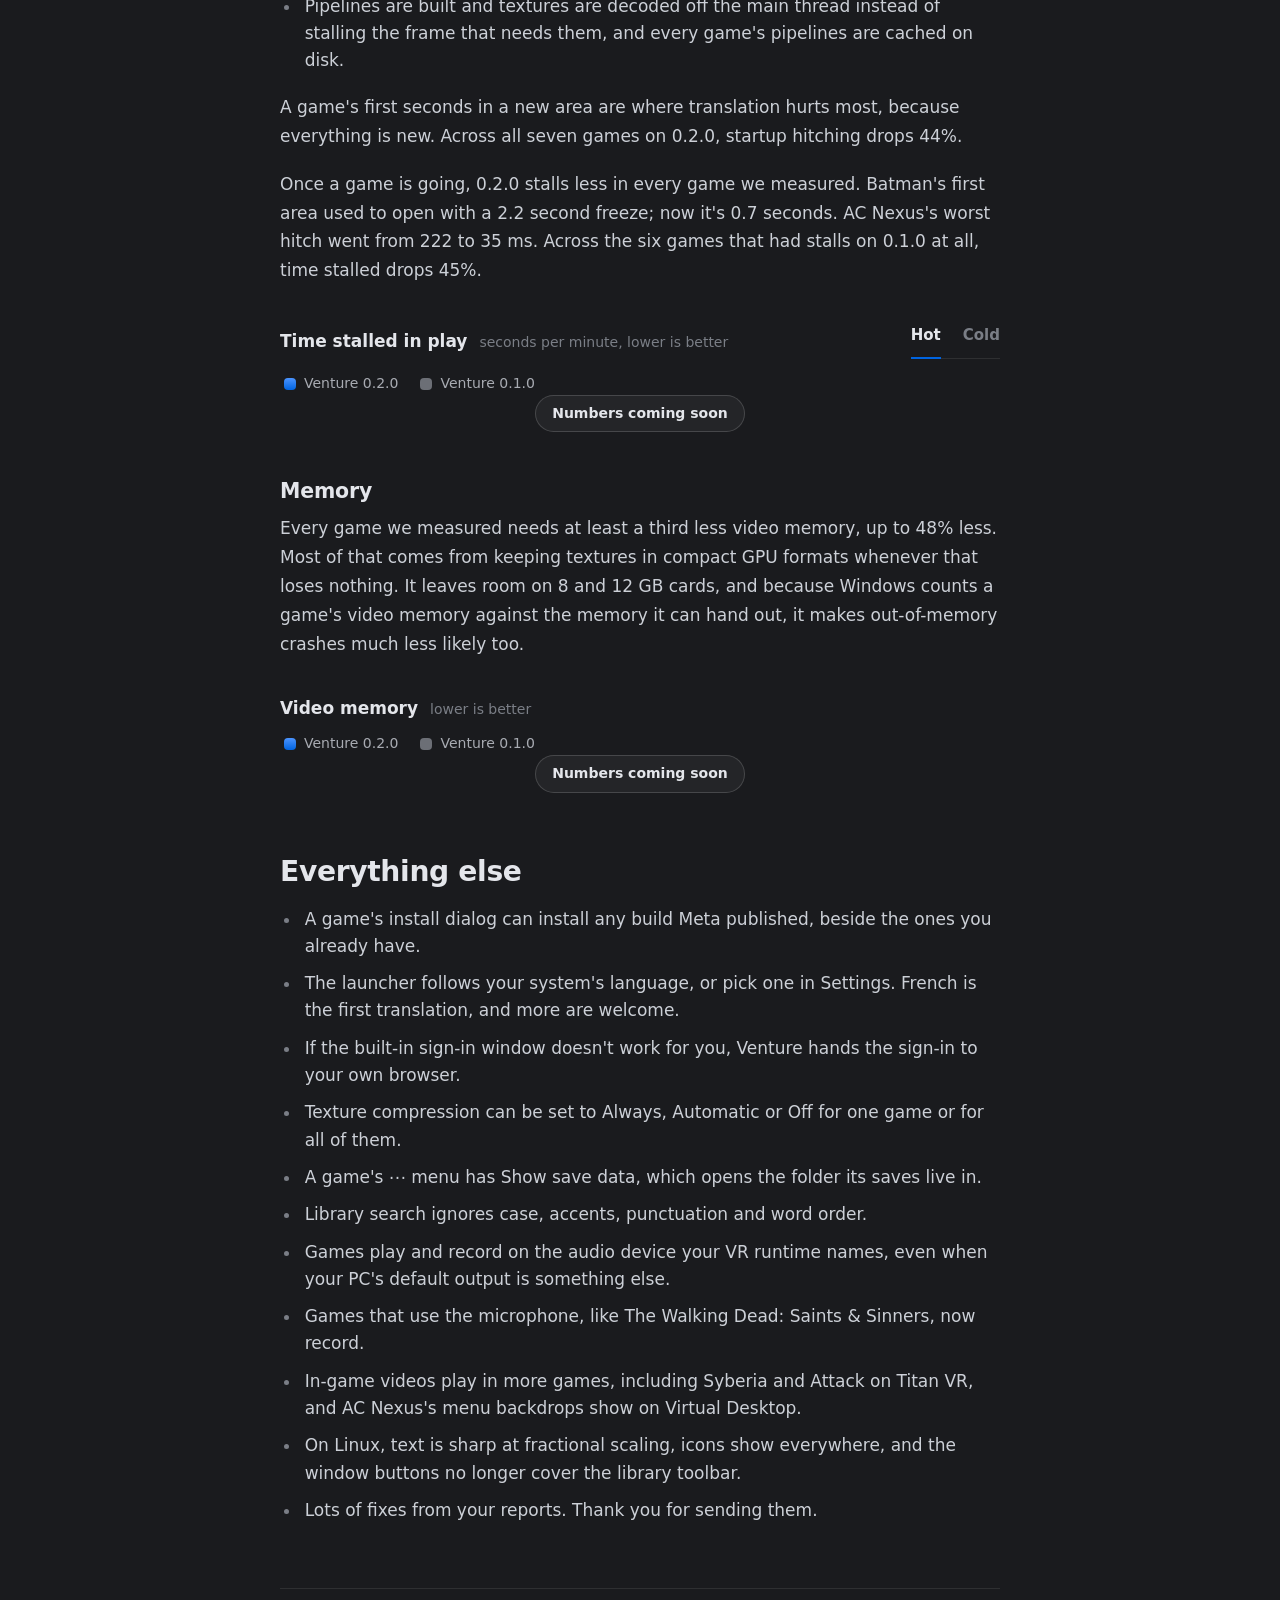
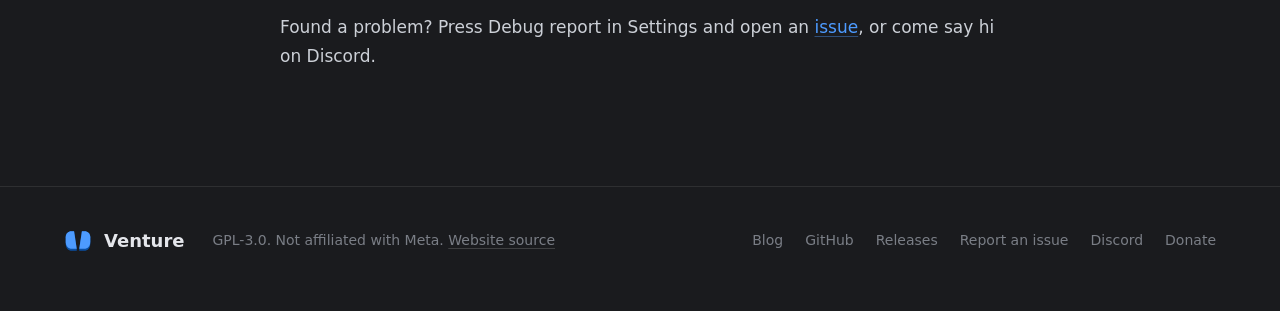
<file: blog/0-2-0/index.html>
<!doctype html>
<html lang="en">
<head>
  <meta charset="utf-8">
  <meta name="viewport" content="width=device-width, initial-scale=1">
  <title>What's new in Venture 0.2.0</title>
  <meta name="description" content="Venture 0.2.0 starts games more smoothly, adds a Controls page for every controller, lets you set resolution per game, and enables mixed reality.">
  <link rel="canonical" href="https://venture-emu.org/blog/0-2-0/">
  <meta name="theme-color" content="#1a1b1e">
  <meta property="og:type" content="article">
  <meta property="og:site_name" content="Venture">
  <meta property="og:url" content="https://venture-emu.org/blog/0-2-0/">
  <meta property="og:title" content="What's new in Venture 0.2.0">
  <meta property="og:description" content="Venture 0.2.0 starts games more smoothly, adds a Controls page for every controller, lets you set resolution per game, and enables mixed reality.">
  <meta property="og:image" content="https://venture-emu.org/blog/0-2-0/media/og.jpg">
  <meta property="og:image:width" content="1200">
  <meta property="og:image:height" content="630">
  <meta property="og:image:alt" content="Venture 0.2.0: mixed reality, the desktop mirror, the Controls page and per-game frame rate.">
  <meta name="twitter:card" content="summary_large_image">
  <script type="application/ld+json">
  {
    "@context": "https://schema.org",
    "@type": "BlogPosting",
    "headline": "What's new in Venture 0.2.0",
    "datePublished": "2026-11-06",
    "url": "https://venture-emu.org/blog/0-2-0/",
    "image": "https://venture-emu.org/blog/0-2-0/media/og.jpg",
    "publisher": { "@type": "Organization", "name": "Venture", "url": "https://venture-emu.org/" }
  }
  </script>
  <link rel="icon" href="../../assets/logo.svg" type="image/svg+xml">
  <link rel="stylesheet" href="../../style.css">
  <link rel="stylesheet" href="../../blog.css">
  <link rel="alternate" type="application/rss+xml" title="Venture Blog" href="../feed.xml">
  <script src="data.js" defer></script>
  <script src="post.js" defer></script>
  <script src="../media.js" defer></script>
  <script src="../share.js" defer></script>
</head>
<body>
<header class="nav">
  <div class="wrap nav-in">
    <a class="brand" href="../../" aria-label="Venture home"><img src="../../assets/logo.svg" alt="" width="36" height="36"><span>Venture</span></a>
    <nav class="links" aria-label="Sections">
      <a href="../../#performance">Performance</a>
      <a href="../../#games">Games</a>
      <a href="../../blog/" aria-current="true">Blog</a>
    </nav>
    <div class="nav-cta">
      <a class="btn ghost sm icon" href="https://discord.gg/Ey9hHszvwa" aria-label="Discord" title="Discord"><svg viewBox="0 0 24 24" aria-hidden="true"><path fill="currentColor" d="M20.317 4.3698a19.7913 19.7913 0 00-4.8851-1.5152.0741.0741 0 00-.0785.0371c-.211.3753-.4447.8648-.6083 1.2495-1.8447-.2762-3.68-.2762-5.4868 0-.1636-.3933-.4058-.8742-.6177-1.2495a.077.077 0 00-.0785-.037 19.7363 19.7363 0 00-4.8852 1.515.0699.0699 0 00-.0321.0277C.5334 9.0458-.319 13.5799.0992 18.0578a.0824.0824 0 00.0312.0561c2.0528 1.5076 4.0413 2.4228 5.9929 3.0294a.0777.0777 0 00.0842-.0276c.4616-.6304.8731-1.2952 1.226-1.9942a.076.076 0 00-.0416-.1057c-.6528-.2476-1.2743-.5495-1.8722-.8923a.077.077 0 01-.0076-.1277c.1258-.0943.2517-.1923.3718-.2914a.0743.0743 0 01.0776-.0105c3.9278 1.7933 8.18 1.7933 12.0614 0a.0739.0739 0 01.0785.0095c.1202.099.246.1981.3728.2924a.077.077 0 01-.0066.1276 12.2986 12.2986 0 01-1.873.8914.0766.0766 0 00-.0407.1067c.3604.698.7719 1.3628 1.225 1.9932a.076.076 0 00.0842.0286c1.961-.6067 3.9495-1.5219 6.0023-3.0294a.077.077 0 00.0313-.0552c.5004-5.177-.8382-9.6739-3.5485-13.6604a.061.061 0 00-.0312-.0286zM8.02 15.3312c-1.1825 0-2.1569-1.0857-2.1569-2.419 0-1.3332.9555-2.4189 2.157-2.4189 1.2108 0 2.1757 1.0952 2.1568 2.419 0 1.3332-.9555 2.4189-2.1569 2.4189zm7.9748 0c-1.1825 0-2.1569-1.0857-2.1569-2.419 0-1.3332.9554-2.4189 2.1569-2.4189 1.2108 0 2.1757 1.0952 2.1568 2.419 0 1.3332-.946 2.4189-2.1568 2.4189Z"/></svg></a>
      <a class="btn ghost sm donate" href="https://ko-fi.com/Villagers654" title="Support Venture on Ko-fi"><svg viewBox="0 0 24 24" aria-hidden="true"><path fill="currentColor" d="M12 21C12 21 2.5 15.2 2.5 8.9C2.5 5.9 4.8 3.5 7.7 3.5C9.6 3.5 11.1 4.5 12 6.1C12.9 4.5 14.4 3.5 16.3 3.5C19.2 3.5 21.5 5.9 21.5 8.9C21.5 15.2 12 21 12 21Z"/></svg><span>Donate</span></a>
      <a class="btn ghost sm" href="https://github.com/Villagers654/Venture"><svg viewBox="0 0 16 16" aria-hidden="true"><path fill="currentColor" d="M8 0C3.58 0 0 3.58 0 8c0 3.54 2.29 6.53 5.47 7.59.4.07.55-.17.55-.38 0-.19-.01-.82-.01-1.49-2.01.37-2.53-.49-2.69-.94-.09-.23-.48-.94-.82-1.13-.28-.15-.68-.52-.01-.53.63-.01 1.08.58 1.23.82.72 1.21 1.87.87 2.33.66.07-.52.28-.87.51-1.07-1.78-.2-3.64-.89-3.64-3.95 0-.87.31-1.59.82-2.15-.08-.2-.36-1.02.08-2.12 0 0 .67-.21 2.2.82.64-.18 1.32-.27 2-.27.68 0 1.36.09 2 .27 1.53-1.04 2.2-.82 2.2-.82.44 1.1.16 1.92.08 2.12.51.56.82 1.27.82 2.15 0 3.07-1.87 3.75-3.65 3.95.29.25.54.73.54 1.48 0 1.07-.01 1.93-.01 2.2 0 .21.15.46.55.38A8.013 8.013 0 0016 8c0-4.42-3.58-8-8-8z"/></svg><span>GitHub</span></a>
      <a class="btn primary sm" href="https://github.com/Villagers654/Venture/releases/latest"><svg viewBox="0 0 24 24" aria-hidden="true"><path d="M12 3v12m0 0-5-5m5 5 5-5M4 20h16" fill="none" stroke="currentColor" stroke-width="2.2" stroke-linecap="round" stroke-linejoin="round"/></svg><span>Download</span></a>
    </div>
  </div>
</header>

<main id="top">
  <article class="article" data-post="0-2-0">
    <header class="article-head">
      <p class="meta"><a href="../">Blog</a> · <time data-post-date datetime="2026-11-06">November 6, 2026</time></p>
      <h1>What's new in Venture 0.2.0</h1>
    </header>

    <dl class="stats">
      <div><dt>less video memory</dt><dd><b data-stat="vram">39</b><small>%</small></dd></div>
      <div><dt>less memory overall</dt><dd><b data-stat="commit">25</b><small>%</small></dd></div>
      <div><dt>less startup hitching</dt><dd><b data-stat="startup">44</b><small>%</small></dd></div>
      <div><dt>less stalling in play</dt><dd><b data-stat="play">45</b><small>%</small></dd></div>
    </dl>
    <h2 id="controls">Customize your controls</h2>
    <p>The new Controls page shows the controller you actually own, with a line from each Quest button to the button it uses. It opens on the controller you have connected, you can search for any other, and you can drag a controller to turn it around.</p>
    <p>Every Quest button can go anywhere: a single button, a held button or two buttons pressed together. One set of defaults works the same on SteamVR, Meta Link, Virtual Desktop, Monado and WiVRn, or you can choose your own setup that works for you.</p>
    <figure class="media wide clip">
      <video autoplay muted loop playsinline preload="metadata" width="1600" height="1000" poster="media/controls-clip-poster.webp" aria-label="The Controls page: switching from Valve Index to Touch Plus, PSVR2 Sense and Steam Frame, turning a controller, changing a binding and setting the menu to two buttons">
        <source src="media/controls-clip.webm" type="video/webm">
        <source src="media/controls-clip.mp4" type="video/mp4">
      </video>
    </figure>

    <h2 id="display">Resolution and frame rate</h2>
    <p>Games still run at the resolution and refresh rate your runtime picks. If you want something else, you can now set both in Settings for every game, or for one game on its new Settings tab:</p>
    <ul>
      <li>Resolution can be your runtime's size, a percentage of it (it works like SteamVR's slider), a custom size, or the size a Quest 3, Quest 2, etc. renders at.</li>
      <li>Frame rate can be anything from 60 to 240 Hz, or a custom number.</li>
    </ul>
    <figure class="media wide clip">
      <video autoplay muted loop playsinline preload="metadata" width="1600" height="1000" poster="media/display-clip-poster.webp" aria-label="Batman: Arkham Shadow's Settings tab: resolution per eye set to Quest 3, then frame rate set to 120 Hz">
        <source src="media/display-clip.webm" type="video/webm">
        <source src="media/display-clip.mp4" type="video/mp4">
      </video>
      <figcaption>A game's own Settings tab. Settings › Display has the same rows for every game.</figcaption>
    </figure>

    <h2 id="mirror">See and hear the game on your PC</h2>
    <p>Games now show what you see in a normal window on your desktop, so friends can watch or you can record. It's one cheap copy on the GPU's lowest-priority queue, so it doesn't cost the headset frames. Pick the left or right eye and a cropped or whole view, or turn it off.</p>
    <figure class="media wide">
      <img src="media/mirror-batman.webp" srcset="media/mirror-batman-720.webp 720w, media/mirror-batman.webp 1600w" sizes="(max-width: 1100px) 100vw, 1040px" width="1600" height="900" loading="lazy" alt="A dim apartment in Batman: Arkham Shadow, with a lit table lamp, an old television on a dresser and a hallway behind a curtain">
      <figcaption>Batman: Arkham Shadow in Venture: the left eye, cropped to fill a 16:9 window the way the mirror does.</figcaption>
    </figure>
    <p>You can also enable audio from games to play over your PC speakers for recording and streaming.</p>

    <h2 id="mixed-reality">Mixed reality</h2>
    <p>Venture now supports Mixed Reality in many headsets for games that need it! This change comes courtesy of McFredward's <a href="https://github.com/Villagers654/Venture/pull/34">Venture PR</a>. It's on by default. If your setup can't show your room, games simply play in VR. The <a href="https://github.com/Villagers654/Venture/wiki/Mixed-Reality">wiki</a> has a setup guide for each.</p>
    <figure class="media wide">
      <img src="media/mixed-reality.webp" srcset="media/mixed-reality-720.webp 720w, media/mixed-reality-1440.webp 1440w, media/mixed-reality.webp 1920w" sizes="(max-width: 1100px) 100vw, 1040px" width="1920" height="1080" loading="lazy" alt="A Quest mixed reality game's board floating in a real room, seen through a Steam Frame's passthrough, with a desk, a racing wheel and a monitor behind it">
      <figcaption>A Quest mixed reality game in Venture on a Steam Frame. Screenshot by McFredward.</figcaption>
    </figure>

    <h2 id="stutter">Smoother</h2>
    <p>A Quest game's code is built for ARM processors, and its shaders for a phone GPU. Venture translates both for your PC as you play. In 0.1.0, each time a game reached something new, that translation could show up as a hitch, and it happened again every time.</p>
    <p>0.2.0 does a lot of work to fix that:</p>
    <ul>
      <li>Everything Venture translates is compressed and stored on disk, and the next launch loads it instead of translating again.</li>
      <li>Spare CPU threads translate code the game is likely to reach soon at low priority so they stay out of the game's way, preventing hitches before they happen.</li>
      <li>Pipelines are built and textures are decoded off the main thread instead of stalling the frame that needs them, and every game's pipelines are cached on disk.</li>
    </ul>

    <p>A game's first seconds in a new area are where translation hurts most, because everything is new. Across all seven games on 0.2.0, startup hitching drops <span data-stat="startup">44</span>%.</p>

    <p>Once a game is going, 0.2.0 stalls less in every game we measured. Batman's first area used to open with a 2.2&nbsp;second freeze; now it's 0.7&nbsp;seconds. AC Nexus's worst hitch went from 222 to 35&nbsp;ms. Across the six games that had stalls on 0.1.0 at all, time stalled drops <span data-stat="play">45</span>%.</p>
    <figure class="chart-block">
      <div class="chart-bar">
        <h3>Time stalled in play <small>seconds per minute, lower is better</small></h3>
        <div class="tabs" role="tablist" aria-label="Launch" data-chart="stalls">
          <button role="tab" aria-selected="true" data-metric="hot">Hot</button>
          <button role="tab" aria-selected="false" data-metric="cold">Cold</button>
        </div>
      </div>
      <div class="legend"><span><i class="v"></i>Venture 0.2.0</span><span><i class="old"></i>Venture 0.1.0</span></div>
      <div class="chart-wrap">
        <div class="chart" id="chart-stalls"></div>
        <div class="pending-note" id="note-stalls"><p>Numbers coming soon</p></div>
      </div>
      <figcaption data-hw></figcaption>
    </figure>
    <h3 class="sub" id="memory">Memory</h3>
    <p>Every game we measured needs at least a third less video memory, up to <span data-stat="vram_max">48</span>% less. Most of that comes from keeping textures in compact GPU formats whenever that loses nothing. It leaves room on 8 and 12&nbsp;GB cards, and because Windows counts a game's video memory against the memory it can hand out, it makes out-of-memory crashes much less likely too.</p>
    <figure class="chart-block">
      <div class="chart-bar">
        <h3>Video memory <small>lower is better</small></h3>
      </div>
      <div class="legend"><span><i class="v"></i>Venture 0.2.0</span><span><i class="old"></i>Venture 0.1.0</span></div>
      <div class="chart-wrap">
        <div class="chart" id="chart-vram"></div>
        <div class="pending-note" id="note-vram"><p>Numbers coming soon</p></div>
      </div>
      <figcaption data-hw></figcaption>
    </figure>

    <h2 id="more">Everything else</h2>
    <ul>
      <li>A game's install dialog can install any build Meta published, beside the ones you already have.</li>
      <li>The launcher follows your system's language, or pick one in Settings. French is the first translation, and more are welcome.</li>
      <li>If the built-in sign-in window doesn't work for you, Venture hands the sign-in to your own browser.</li>
      <li>Texture compression can be set to Always, Automatic or Off for one game or for all of them.</li>
      <li>A game's ⋯ menu has Show save data, which opens the folder its saves live in.</li>
      <li>Library search ignores case, accents, punctuation and word order.</li>
      <li>Games play and record on the audio device your VR runtime names, even when your PC's default output is something else.</li>
      <li>Games that use the microphone, like The Walking Dead: Saints &amp; Sinners, now record.</li>
      <li>In-game videos play in more games, including Syberia and Attack on Titan VR, and AC Nexus's menu backdrops show on Virtual Desktop.</li>
      <li>On Linux, text is sharp at fractional scaling, icons show everywhere, and the window buttons no longer cover the library toolbar.</li>
      <li>Lots of fixes from your reports. Thank you for sending them.</li>
    </ul>

    <p class="outro">Found a problem? Press Debug report in Settings and open an <a href="https://github.com/Villagers654/Venture/issues">issue</a>, or come say hi on Discord.</p>
  </article>
</main>

<footer class="wrap footer">
  <div class="brand"><img src="../../assets/logo.svg" alt="" width="28" height="28"><span>Venture</span></div>
  <p>GPL-3.0. Not affiliated with Meta. <a class="site-src" href="https://github.com/Villagers654/venture-site">Website source</a></p>
  <nav><a href="../../blog/">Blog</a><a href="https://github.com/Villagers654/Venture">GitHub</a><a href="https://github.com/Villagers654/Venture/releases">Releases</a><a href="https://github.com/Villagers654/Venture/issues">Report an issue</a><a href="https://discord.gg/Ey9hHszvwa">Discord</a><a href="https://ko-fi.com/Villagers654">Donate</a></nav>
</footer>
</body>
</html>
</file>
<file: style.css>
/* Venture website: the launcher's design tokens (src/launcher/ui/style.h), as in the announcement cards. */
:root {
  --bg: #1a1b1e; --bg-2: #1e1f23; --surface: #25262a; --surface-hi: #303236;
  --stroke: rgba(255, 255, 255, .086); --stroke-hi: rgba(255, 255, 255, .157);
  --text: #e4e6eb; --text2: #a8abb2; --text3: #7a7e86;
  --accent: #0064e0; --accent-hi: #1a77f2; --accent-text: #4d9bff; --accent-wash: rgba(77, 155, 255, .15);
  --warning: #f7b928;
  --c1: #8f9198; --c2: #6c6f76; --c3: #56595f; --c4: #46484d;
  --radius: 22px; --gutter: clamp(16px, 5vw, 96px); --nav-h: 68px;
  /* Visible height after browser chrome and taskbar; svh where supported. */
  --vh: 1vh;
  color-scheme: dark;
}
* { box-sizing: border-box; margin: 0; padding: 0; }
@supports (height: 1svh) { :root { --vh: 1svh; } }
html { scroll-behavior: smooth; scroll-padding-top: var(--nav-h); }
body {
  background:
    radial-gradient(1200px 700px at 88% -8%, rgba(46, 139, 255, .16), transparent 62%),
    radial-gradient(900px 600px at -8% 40%, rgba(0, 80, 200, .08), transparent 60%),
    var(--bg);
  color: var(--text);
  font: 17px/1.55 "Segoe UI Variable Text", "Segoe UI", system-ui, -apple-system, "Helvetica Neue", Roboto, sans-serif;
  -webkit-font-smoothing: antialiased; font-feature-settings: "tnum" 1; overflow-x: hidden;
}
a { color: inherit; text-decoration: none; }
img { display: block; max-width: 100%; }
.wrap { width: 100%; max-width: 1440px; margin: 0 auto; padding-inline: var(--gutter); }
.display { font-family: "Segoe UI Variable Display", "Segoe UI", system-ui, -apple-system, sans-serif; font-weight: 700; letter-spacing: -.02em; line-height: 1.04; }
.display em, .lede b { font-style: normal; color: var(--accent-text); }
h2.display { font-size: clamp(30px, min(5vw, calc(var(--vh) * 7.4)), 64px); }
.sub { margin-top: 14px; font-size: clamp(17px, 1.6vw, 22px); color: var(--text2); max-width: 760px; }
.sub b { color: var(--text); }
section { padding: clamp(56px, min(9vw, calc(var(--vh) * 11)), 120px) 0; }
.band { background: linear-gradient(180deg, rgba(255,255,255,.018), rgba(255,255,255,.008)); border-top: 1px solid var(--stroke); border-bottom: 1px solid var(--stroke); }
.band > .wrap { padding-top: 0; }

/* Buttons */
.btn { display: inline-flex; align-items: center; justify-content: center; gap: 10px; border-radius: 999px; font-weight: 600; white-space: nowrap; transition: transform .15s, box-shadow .15s, background .15s; }
.btn svg { width: 22px; height: 22px; }
.btn.sm { height: 38px; padding: 0 18px; font-size: 15px; }
.btn.sm { gap: 8px; }
.btn.sm svg { width: 17px; height: 17px; }
.btn.lg { height: 60px; padding: 0 30px; font-size: 19px; }
.btn.primary { background: linear-gradient(180deg, var(--accent-hi), var(--accent)); color: #fff; box-shadow: inset 0 1px 0 rgba(255,255,255,.18); }
.btn.primary:hover { transform: translateY(-1px); }
.btn.ghost { background: var(--surface-hi); border: 1px solid var(--stroke-hi); color: var(--text); }
.btn.ghost:hover { background: #3a3c41; }
/* Donate (Ko-fi): a ghost button whose heart takes Ko-fi's coral. */
.btn.donate svg { color: #ff5e5b; }

/* Nav */
.nav { position: sticky; top: 0; z-index: 10; backdrop-filter: blur(14px) saturate(140%); background: rgba(26, 27, 30, .72); border-bottom: 1px solid var(--stroke); }
.nav-in { height: var(--nav-h); display: flex; align-items: center; gap: 32px; }
.brand { display: flex; align-items: center; gap: 12px; font-size: 22px; font-weight: 600; }
.links { display: flex; gap: 26px; margin-left: 12px; color: var(--text2); font-size: 15px; font-weight: 500; }
.links a:hover { color: var(--text); }
.nav-cta { margin-left: auto; display: flex; gap: 10px; }

/* Hero: one visible screen below the nav at any aspect ratio. The copy column is the left half of the
   centred hero container; the headline is sized to fit it on one line per sentence and to the visible
   height, and the launcher mockup from the announcement slide fills the right half and bleeds off it. */
.hero {
  --hero-max: 2000px; --h1-max: 100px; --art-max: 1300px;
  --hero-h: max(480px, calc(var(--vh) * 100 - var(--nav-h)));
  --col: calc(min(100vw, var(--hero-max)) * .5 - var(--gutter) - 48px);
  /* Everything else in the copy scales with the headline so the block keeps its proportions. */
  --h1: clamp(32px, min(calc(var(--col) / 8.6), calc(var(--vh) * 9.4)), var(--h1-max));
  position: relative; overflow: hidden; padding: 0;
}
.hero .hero-in { position: relative; z-index: 1; max-width: var(--hero-max); min-height: var(--hero-h); display: flex; align-items: center; padding-block: clamp(20px, calc(var(--vh) * 4), 56px); }
.hero-copy { max-width: min(700px, var(--col)); }
.hero h1 { white-space: nowrap; font-size: var(--h1); letter-spacing: -.028em; }
.hero h1 em { background: linear-gradient(90deg, #4d9bff, #2e8bff 45%, #7ab6ff); -webkit-background-clip: text; background-clip: text; color: transparent; }
.lede { margin-top: calc(var(--h1) * .32); font-size: clamp(17px, calc(var(--h1) * .29), 40px); color: var(--text2); max-width: min(calc(var(--h1) * 6.6), var(--col)); }
.cta-row { margin-top: calc(var(--h1) * .45); display: flex; flex-wrap: wrap; gap: 14px; }
.hero .btn.lg { height: clamp(48px, calc(var(--h1) * .68), 96px); padding: 0 clamp(18px, calc(var(--h1) * .34), 48px); font-size: clamp(16px, calc(var(--h1) * .22), 30px); }
.hero .btn.lg svg { width: 1.15em; height: 1.15em; }
/* 2129x1882 art: its width is capped so its height stays inside the hero. */
.hero-art { position: absolute; top: 50%; left: calc(50% + 8px); width: min(var(--art-max), 58vw, calc(var(--hero-h) * 1.02)); height: auto; transform: translateY(-50%); pointer-events: none; }

/* Section heads */
.sec-head { display: flex; justify-content: space-between; align-items: flex-end; gap: 24px; flex-wrap: wrap; }
.sec-head.split { align-items: flex-start; flex-wrap: nowrap; }
.sec-head.split > div:first-child { flex: 1 1 auto; min-width: 0; }
.sec-head.split .totals { flex: 0 1 auto; margin-top: .4em; }

/* Performance chart */
/* Legend on the left, metric tabs on the right of the same line, both above the chart. */
.chart-bar { display: flex; justify-content: space-between; align-items: flex-end; flex-wrap: wrap; gap: 16px 32px; margin-top: 34px; }
.legend { display: flex; flex-wrap: wrap; gap: 8px 22px; padding-left: 4px; font-size: 15px; color: var(--text2); }
.tab-row { display: flex; flex-wrap: wrap; gap: 16px 32px; }
.tabs { display: flex; gap: 22px; border-bottom: 1px solid var(--stroke); }
.tabs button { font: inherit; font-size: 15px; font-weight: 600; color: var(--text3); background: none; border: 0; padding: 0 0 10px; margin-bottom: -1px; border-bottom: 2px solid transparent; cursor: pointer; transition: color .15s, border-color .15s; }
.tabs button:hover { color: var(--text2); }
.tabs button[aria-selected="true"] { color: var(--text); border-bottom-color: var(--accent); }
.legend span { display: flex; align-items: center; gap: 8px; }
.legend i { width: 12px; height: 12px; border-radius: 4px; }
.legend i.v, .col.v { background: linear-gradient(180deg, #4b94ff, var(--accent)); }
.legend i.c1, .col.c1 { background: var(--c1); } .legend i.c2, .col.c2 { background: var(--c2); }
.legend i.c3, .col.c3 { background: var(--c3); } .legend i.c4, .col.c4 { background: var(--c4); }
.chart { margin-top: 28px; display: grid; grid-template-columns: repeat(var(--n, 5), 1fr); gap: clamp(12px, 2.5vw, 40px); align-items: start; padding-top: 30px; }
.cols { height: clamp(160px, min(28vw, calc(var(--vh) * 100 - 500px)), 380px); display: flex; align-items: flex-end; gap: clamp(3px, .5vw, 8px); }
/* Dense charts (more than 30 bars): tighter gaps, thinner bars and smaller value labels. */
.chart.dense { gap: clamp(8px, 1.4vw, 28px); }
.chart.dense .cols { gap: clamp(2px, .3vw, 5px); }
.chart.dense .col b { font-size: clamp(10px, .8vw, 13px); }
.chart.dense .col.v b { font-size: clamp(11px, 1.05vw, 18px); }
.chart.dense .col.dnf b { font-size: clamp(9px, .65vw, 10px); }
/* Narrow desktops: competitor values (and DNF) read upward along their bars so they fit thin bars. */
@media (min-width: 761px) and (max-width: 1199px) {
  .chart.dense .col:not(.v) b { writing-mode: vertical-rl; transform: translateX(-50%) rotate(180deg); padding: 6px 0 0; font-size: 10px; }
  .chart.dense .col.dnf b { font-size: 9px; }
  .chart.dense .col.dnf { height: 34px; }
}
.slot { flex: 1; height: 100%; display: flex; align-items: flex-end; min-width: 0; }
.slot .rn { display: none; }
.col { flex: 1; height: var(--h); min-height: 4px; border-radius: 8px 8px 0 0; position: relative; transition: height .5s cubic-bezier(.2,.8,.2,1); }
.col.v { box-shadow: 0 0 22px rgba(0,100,224,.45); }
.col b { position: absolute; bottom: 100%; left: 50%; transform: translateX(-50%); padding-bottom: 6px; font-size: clamp(10px, 1vw, 14px); font-weight: 600; color: var(--text2); white-space: nowrap; }
.col.v b { color: var(--text); font-size: clamp(12px, 1.3vw, 20px); font-weight: 700; }
.col.dnf { height: 26px; background: none; border: 1px dashed var(--stroke-hi); border-bottom: 0; }
.col.dnf b { font-size: clamp(8px, .75vw, 11px); color: var(--text3); }
sup, .foot b, .totals em { color: var(--warning); font-style: normal; }
sup { font-size: .7em; }
sup small { font-size: .8em; }
/* Groups top-align so a name wrapping to two lines never lifts its bars off the shared baseline. */
.gname { padding: 14px 0 0; text-align: center; text-wrap: balance; font-size: clamp(13px, 1.2vw, 18px); font-weight: 600; }
.gname span { display: block; color: var(--accent-text); font-size: .82em; }
.group { min-width: 0; }
.foot { display: flex; justify-content: space-between; flex-wrap: wrap; gap: 6px 24px; margin-top: 28px; color: var(--text3); font-size: 14px; }

/* Compatibility */
.totals { width: min(500px, 40%); display: grid; gap: 9px; }
.t { display: grid; grid-template-columns: 170px 1fr 64px; align-items: center; gap: 16px; font-size: 15px; color: var(--text2); }
.t em { margin-left: 5px; font-weight: 700; }
.tb { height: 10px; border-radius: 5px; background: rgba(255,255,255,.06); overflow: hidden; }
.tb i { display: block; height: 100%; border-radius: 5px; background: rgba(255,255,255,.28); }
.t b { text-align: right; font-weight: 700; }
.t.v { color: var(--text); font-weight: 600; } .t.v b { color: var(--accent-text); }
.t.v .tb i { background: linear-gradient(90deg, var(--accent), var(--accent-hi)); box-shadow: 0 0 12px rgba(0,100,224,.6); }
/* Columns: app.js picks the most that fit (--tile-min wide) and divide the game count, so every row is full. */
.grid { --tile-min: 200px; margin-top: 44px; display: grid; grid-template-columns: repeat(var(--cols, 5), minmax(0, 1fr)); gap: 26px 22px; }
.tile img { width: 100%; height: auto; aspect-ratio: 16 / 9; object-fit: cover; border-radius: 14px; box-shadow: 0 14px 34px rgba(0,0,0,.45); outline: 1px solid var(--stroke); outline-offset: -1px; transition: transform .2s; }
.tile:hover img { transform: translateY(-3px); }
.tile.testing img { filter: grayscale(1); opacity: .45; }
.tile.testing b { color: var(--text3); font-weight: 600; }
.tile figcaption { margin-top: 12px; }
.tile span { display: block; font-weight: 600; white-space: nowrap; overflow: hidden; text-overflow: ellipsis; }
.tile b { color: var(--accent-text); font-size: 16px; }
.tile small { margin-left: 5px; font-size: 12px; color: var(--text3); font-weight: 600; }

/* Linux results note: shown the first time a visit switches to Linux. */
.modal { margin: auto; width: min(440px, calc(100% - 32px)); padding: 28px; border: 1px solid var(--stroke-hi); border-radius: var(--radius); background: var(--surface); color: var(--text); box-shadow: 0 30px 80px rgba(0,0,0,.6); }
.modal::backdrop { background: rgba(10,11,13,.66); backdrop-filter: blur(4px); }
.modal[open] { animation: modal-in .22s cubic-bezier(.2,.8,.2,1); }
@keyframes modal-in { from { opacity: 0; transform: translateY(10px) scale(.98); } }
.modal h3 { font-size: 20px; line-height: 1.25; }
.modal p { margin-top: 8px; color: var(--text2); font-size: 15px; line-height: 1.5; }
.rigs { margin-top: 20px; display: grid; grid-template-columns: 1fr 1fr; border: 1px solid var(--stroke); border-radius: 14px; background: var(--bg-2); }
.rigs div { padding: 14px 16px; font-size: 13px; line-height: 1.5; color: var(--text2); min-width: 0; }
.rigs div + div { border-left: 1px solid var(--stroke); }
.rigs small { display: block; color: var(--text3); font-size: 11px; font-weight: 600; letter-spacing: .08em; text-transform: uppercase; }
.rigs b { display: block; margin: 2px 0 4px; color: var(--text); font-size: 16px; font-weight: 600; }
.rigs span { display: block; white-space: nowrap; overflow: hidden; text-overflow: ellipsis; }
.modal form { margin-top: 20px; display: flex; justify-content: flex-end; }
@media (max-width: 520px) { .modal { padding: 22px 18px 18px; } .rigs div { padding: 12px; } }

/* Why sections: compact, directly under the chart they explain. */
.why { padding-top: clamp(48px, min(6vw, calc(var(--vh) * 8)), 88px); }
.why h2.display { font-size: clamp(28px, min(3.6vw, calc(var(--vh) * 5.6)), 48px); }
/* Fast: numbered editorial columns split by hairlines. */
.steps { list-style: none; margin-top: 36px; display: grid; grid-template-columns: repeat(3, 1fr); border-top: 1px solid var(--stroke-hi); }
.steps li { padding: 28px 32px 8px 0; }
.steps li + li { padding-left: 32px; border-left: 1px solid var(--stroke); }
.steps h3 { margin-top: 0; font-family: "Segoe UI Variable Display", "Segoe UI", system-ui, sans-serif; font-size: clamp(21px, 1.7vw, 26px); line-height: 1.2; letter-spacing: -.01em; }
.steps p { margin-top: 10px; color: var(--text2); font-size: 16px; max-width: 360px; }
/* Four reasons: one row on wide screens, 2x2 where four columns would squeeze the headings. */
.steps.four { grid-template-columns: repeat(4, 1fr); }
@media (min-width: 761px) and (max-width: 1280px) {
  .steps.four { grid-template-columns: repeat(2, 1fr); }
  .steps.four li:nth-child(odd) { padding-left: 0; border-left: 0; }
  .steps.four li:nth-child(n+3) { border-top: 1px solid var(--stroke); }
}



/* Open source: a centred closing statement over soft glows and a faint dot grid. */
.oss { position: relative; overflow: hidden; padding: 0; border-top: 1px solid var(--stroke); background: linear-gradient(180deg, var(--bg-2), #17181b); }
.oss::before, .oss::after { content: ""; position: absolute; inset: 0; pointer-events: none; }
.oss::before { background: radial-gradient(ellipse at 18% 22%, rgba(46, 139, 255, .13), transparent 55%), radial-gradient(ellipse at 84% 86%, rgba(122, 182, 255, .07), transparent 50%); }
.oss::after { background: radial-gradient(circle at 1px 1px, rgba(255, 255, 255, .07) 1px, transparent 0) 0 0 / 26px 26px; mask-image: radial-gradient(ellipse at center, #000 30%, transparent 75%); }
.oss-in { position: relative; z-index: 1; max-width: 960px; margin: 0 auto; padding: clamp(80px, calc(var(--vh) * 13), 140px) var(--gutter) clamp(90px, calc(var(--vh) * 15), 150px); text-align: center; }
.oss-brand { display: inline-flex; align-items: center; gap: 14px; font-size: 30px; font-weight: 700; letter-spacing: -.01em; }
.oss-cta { margin-top: 40px; display: flex; flex-wrap: wrap; justify-content: center; gap: 14px; }
.btn.sm.icon { padding: 0; aspect-ratio: 1; }
.oss h2 { margin-top: 34px; font-size: clamp(38px, min(5vw, calc(var(--vh) * 7)), 64px); font-weight: 800; }
.oss .src { border-radius: 16px; box-shadow: 0 4px 24px rgba(0, 0, 0, .25); }
.oss .src svg { width: 22px; height: 22px; }





/* Footer */
.footer { padding-top: 40px; padding-bottom: 56px; border-top: 1px solid var(--stroke); display: grid; grid-template-columns: auto 1fr auto; gap: 28px; align-items: center; color: var(--text3); font-size: 14px; }
.footer .brand { font-size: 18px; color: var(--text); }
.footer nav { display: flex; gap: 22px; }
.footer nav a:hover { color: var(--text); }

/* Stacked hero: narrow windows (side panels, split screen) and portrait screens. */
@media (max-width: 900px), (max-aspect-ratio: 5/6) {
  .sec-head.split { flex-wrap: wrap; } .sec-head.split .totals { width: min(560px, 100%); margin-top: 0; }
  .hero .hero-in { min-height: 0; padding-top: 56px; padding-bottom: 0; }
  .hero-copy { max-width: 700px; }
  .hero { --h1: clamp(40px, 9vw, 76px); }
  .hero h1 { white-space: normal; }
  .lede { max-width: 580px; }
  .hero-art { position: static; transform: none; width: min(130%, 1000px); max-width: none; margin: -10px 0 -40px 6%; }
}
/* 4K/5K at 100% scaling: scale the layout up rather than leaving a small island. */
@media (min-width: 2800px) and (min-height: 1400px) {
  body { font-size: 21px; }
  .wrap { max-width: 2080px; }
  .hero { --hero-max: 2700px; --h1-max: 140px; --art-max: 1800px; }
  .legend, .foot, .t, .footer, .tabs button { font-size: 18px; }
  h2.display { font-size: clamp(30px, calc(var(--vh) * 6.4), 92px); }
  .sub { font-size: 27px; max-width: 1000px; }
  .cols { height: clamp(380px, calc(var(--vh) * 100 - 620px), 560px); }
  .totals { width: 760px; } .t { grid-template-columns: 230px 1fr 84px; }
  .grid { --tile-min: 280px; }
  .tile b { font-size: 21px; } .steps p { font-size: 20px; }
  .btn.sm { height: 46px; font-size: 18px; padding: 0 22px; } :root { --nav-h: 84px; } .brand { font-size: 27px; } .links { font-size: 18px; }
}
@media (max-width: 760px) {
  .links, .nav-cta .ghost { display: none; }
  .nav-cta .ghost.icon { display: inline-flex; }
  .chart { grid-template-columns: 1fr; gap: 40px; }
  .steps, .steps.four { grid-template-columns: 1fr; }
  .steps li, .steps li + li { padding: 22px 0 6px; border-left: 0; }
  .steps li + li { border-top: 1px solid var(--stroke); }
  .grid { --tile-min: 150px; gap: 20px 14px; }
  .t { grid-template-columns: 130px 1fr 54px; gap: 10px; }
  .footer { grid-template-columns: 1fr; }
  .footer nav { flex-wrap: wrap; gap: 10px 22px; }
  .footer nav a { white-space: nowrap; }
  .btn.lg { width: 100%; }
  .cta-row .btn.ghost { display: none; }
  .hero-art { margin-top: 36px; }
  /* Phones: each game is a block of horizontal bars scaled to that game, one labelled row per runtime, name on top. */
  .chart { gap: 40px; padding-top: 8px; }
  .group { display: flex; flex-direction: column-reverse; gap: 14px; }
  .gname { padding: 0; text-align: left; font-size: 19px; display: flex; align-items: baseline; justify-content: space-between; }
  .gname span { display: inline; font-size: 15px; }
  .chart.dense { gap: 40px; }
  .cols, .chart.dense .cols { height: auto; display: grid; gap: 9px; padding-right: 58px; }
  .slot { height: 26px; display: grid; grid-template-columns: 118px 1fr; align-items: center; gap: 12px; }
  .slot .rn { display: block; font-size: 13px; color: var(--text2); white-space: nowrap; overflow: hidden; text-overflow: ellipsis; }
  .slot:first-child .rn { color: var(--text); font-weight: 600; }
  .col { height: 20px; width: var(--g); min-height: 0; min-width: 4px; border-radius: 3px 7px 7px 3px; transition: width .5s cubic-bezier(.2,.8,.2,1); }
  .col.v { box-shadow: 0 0 16px rgba(0,100,224,.45); }
  .col b, .col.v b, .chart.dense .col b { bottom: auto; top: 50%; left: 100%; transform: translateY(-50%); padding: 0 0 0 8px; font-size: 14px; }
  .col.v b, .chart.dense .col.v b { font-size: 16px; }
  .col.dnf { height: 20px; width: 34px; border: 1px dashed var(--stroke-hi); border-radius: 3px 7px 7px 3px; }
  .col.dnf b, .chart.dense .col.dnf b { font-size: 11px; }
}
@media (prefers-reduced-motion: reduce) { * { animation: none !important; transition: none !important; } html { scroll-behavior: auto; } }
.site-src { color: inherit; text-decoration: underline; text-decoration-color: var(--stroke-hi); text-underline-offset: 3px; }
.site-src:hover { color: var(--text2); }
/* Phones: the games as a compact list, a small thumbnail beside the name and fps. */
@media (max-width: 520px) {
  .grid { margin-top: 28px; grid-template-columns: 1fr; gap: 0; }
  .tile { display: grid; grid-template-columns: 88px 1fr; align-items: center; gap: 14px; padding: 8px 0; border-bottom: 1px solid var(--stroke); }
  .tile:last-child { border-bottom: 0; }
  .tile img { border-radius: 8px; box-shadow: none; }
  .tile:hover img { transform: none; }
  .tile figcaption { margin-top: 0; display: flex; align-items: baseline; justify-content: space-between; gap: 12px; min-width: 0; }
  .tile span { font-size: 15px; }
  .tile b { flex: none; font-size: 15px; }
}
</file>
<file: blog.css>
/* Blog page and posts: loaded after style.css, reusing its tokens, display type, chart, steps and footer. */
.nav .links a[aria-current] { color: var(--text); }
a:focus-visible, button:focus-visible, video:focus-visible { outline: 2px solid var(--accent-text); outline-offset: 3px; border-radius: 6px; }
/* Not yet known (a post's date): reads as a quiet placeholder. */
.tbd { color: var(--text3); font-style: italic; font-weight: 500; }

/* Posts: one readable column of prose, with media allowed a little wider. */
.article { width: 100%; max-width: calc(720px + 2 * var(--gutter)); margin: 0 auto; padding: clamp(48px, 7vw, 96px) var(--gutter) clamp(64px, 9vw, 120px); }
.article-head .meta { color: var(--text3); font-size: 15px; font-weight: 500; }
.article-head .meta a { color: var(--accent-text); }
.article-head .meta a:hover { color: var(--text); }
.article h1 { margin-top: 14px; font-family: "Segoe UI Variable Display", "Segoe UI", system-ui, -apple-system, sans-serif; font-size: clamp(34px, 4.6vw, 52px); font-weight: 700; letter-spacing: -.022em; line-height: 1.1; text-wrap: balance; }
.article p { margin-top: 1.1em; color: #ccd0d7; font-size: clamp(17px, 1.25vw, 19px); line-height: 1.7; }
.article .intro { margin-top: 28px; color: var(--text); font-size: clamp(19px, 1.5vw, 22px); line-height: 1.6; }
.article h2 { margin-top: clamp(48px, 5vw, 64px); font-family: "Segoe UI Variable Display", "Segoe UI", system-ui, -apple-system, sans-serif; font-size: clamp(24px, 2.2vw, 30px); font-weight: 700; letter-spacing: -.012em; line-height: 1.2; scroll-margin-top: calc(var(--nav-h) + 24px); }
.article h2 + p { margin-top: .7em; }
.article p a { color: var(--accent-text); text-decoration: underline; text-decoration-color: rgba(77, 155, 255, .4); text-underline-offset: 3px; }
.article p a:hover { text-decoration-color: currentColor; }
.article .outro { margin-top: clamp(48px, 5vw, 64px); padding-top: 24px; border-top: 1px solid var(--stroke); }
.article figure { margin: clamp(28px, 3vw, 40px) 0 0; }
.article figcaption { margin-top: 12px; color: var(--text3); font-size: 14px; }
/* Launcher media: the app's own surface and hairline. Wide media leaves the column on large screens. */
.media img, .media video { display: block; width: 100%; height: auto; border-radius: 12px; background: var(--bg); outline: 1px solid var(--stroke-hi); outline-offset: -1px; box-shadow: 0 24px 60px rgba(0, 0, 0, .45); }
.media.wide { width: min(1040px, 100vw - 2 * var(--gutter)); margin-left: 50%; transform: translateX(-50%); }

/* Release charts: the home page chart, two versions per game, sized for the column. */
.chart-block .chart-bar { margin-top: 0; align-items: center; }
.chart-block + .chart-block { margin-top: clamp(40px, 5vw, 56px); }
.chart-block h3 { font-size: 17px; font-weight: 600; line-height: 1.3; }
.chart-block h3 small { margin-left: 6px; color: var(--text3); font-size: 14px; font-weight: 500; }
.chart-block > .legend { margin-top: 14px; font-size: 14px; }
.chart-wrap { position: relative; }
.article .chart { margin-top: 0; padding-top: 36px; gap: clamp(10px, 2vw, 28px); }
/* Readable value labels: two bars per game leave room for them upright at a fixed size. */
.article .col b { font-size: 12.5px; }
.article .col.v b { font-size: 14px; }
.article .cols { height: clamp(120px, 14vw, 180px); }
.article .gname { font-size: 14px; }
.article .col.v b { font-size: 15px; }
.legend i.old, .col.old { background: var(--c2); }
/* Pending: neutral outlines at one height and dashes for values, with a note over the chart. */
.chart.pending .col { background: rgba(255, 255, 255, .035); border: 1px dashed var(--stroke-hi); border-bottom: 0; box-shadow: none; }
.chart.pending .col b { color: var(--text3); }
.chart.pending .gname span { color: var(--text3); }
.pending-note { position: absolute; inset: 0 0 56px; display: grid; place-items: center; pointer-events: none; }
.pending-note p { margin: 0; padding: 8px 16px; border: 1px solid var(--stroke-hi); border-radius: 999px; background: rgba(37, 38, 42, .92); color: var(--text); font-size: 14px; font-weight: 600; line-height: 1.4; }
.pending-note[hidden] { display: none; }

/* Headline numbers: four figures on one hairline row, two by two on phones. */
.stats { display: grid; grid-template-columns: repeat(4, minmax(0, 1fr)); margin: clamp(32px, 4vw, 44px) 0 0; border-block: 1px solid var(--stroke); }
.stats > div { padding: 22px 18px 20px 0; min-width: 0; }
.stats > div + div { padding-left: 18px; border-left: 1px solid var(--stroke); }
.stats dt { order: 2; margin-top: 6px; color: var(--text2); font-size: 14px; font-weight: 500; line-height: 1.4; }
.stats > div { display: flex; flex-direction: column; }
.stats dd { order: 1; font-family: "Segoe UI Variable Display", "Segoe UI", system-ui, -apple-system, sans-serif; font-size: clamp(30px, 3.4vw, 42px); font-weight: 700; letter-spacing: -.02em; line-height: 1; color: var(--text); }
.stats dd small { margin-left: 1px; color: var(--accent-text); font-size: .62em; font-weight: 700; }
.stats-note { margin-top: 12px; color: var(--text3); font-size: 14px; }
.article p.stats-note { color: var(--text3); font-size: 14px; line-height: 1.5; }

/* Startup strip: one track per version, gaps drawn to scale in time. */
.strip-block { padding: clamp(18px, 2.4vw, 26px); border: 1px solid var(--stroke); border-radius: 16px; background: var(--bg-2); }
.strip-block h3 { font-size: 17px; font-weight: 600; line-height: 1.3; }
.strip-block h3 small { margin-left: 6px; color: var(--text3); font-size: 14px; font-weight: 500; }
#strip { position: relative; display: grid; gap: 16px; margin-top: 18px; padding-bottom: 26px; }
.strip-head { display: flex; justify-content: space-between; gap: 12px; margin-bottom: 6px; font-size: 14px; }
.strip-head span { color: var(--text2); font-weight: 600; }
.strip-head b { color: var(--text3); font-weight: 600; font-variant-numeric: tabular-nums; }
.strip-row.v .strip-head span, .strip-row.v .strip-head b { color: var(--text); }
.strip-row svg { display: block; width: 100%; height: 48px; overflow: visible; }
.strip-row line { stroke: var(--stroke-hi); stroke-width: 1; vector-effect: non-scaling-stroke; }
.strip-row rect { fill: var(--c2); }
.strip-row.v rect { fill: var(--accent-hi); }
.strip-axis { position: absolute; left: 0; right: 0; bottom: 0; height: 18px; color: var(--text3); font-size: 12px; font-variant-numeric: tabular-nums; }
.strip-axis span { position: absolute; transform: translateX(-50%); white-space: nowrap; }
.strip-axis span:first-child { transform: none; }
.strip-axis span:last-child { transform: translateX(-100%); }

/* Blog page: every post in full, newest first, one after another; each title links to the post's own page. */
.article h1 a { color: inherit; }
.article h1 a:hover { color: var(--accent-text); }
.post-sep { width: min(720px, 100% - 2 * var(--gutter)); margin: 0 auto; border: 0; border-top: 1px solid var(--stroke-hi); }

@media (max-width: 760px) {
  .media img, .media video { border-radius: 8px; }
  .stats { grid-template-columns: repeat(2, minmax(0, 1fr)); }
  .stats > div:nth-child(3) { padding-left: 0; border-left: 0; }
  .stats > div:nth-child(n+3) { border-top: 1px solid var(--stroke); }
  .strip-axis span:nth-child(even) { display: none; }
  .strip-block h3 small { display: block; margin: 2px 0 0; }
  .chart-block h3 small { display: block; margin: 2px 0 0; }
  /* Phones: pending rows at a common width with the note above them instead of over them. */
  .article .cols { height: auto; }
  .chart.pending .col { --g: 62% !important; }
  .chart-wrap { display: flex; flex-direction: column; }
  .pending-note { order: -1; position: static; margin: 18px 0 -4px; justify-items: start; }
  .pending-note p { border-radius: 12px; }
}

/* Draft placeholders: visible only while the post is a draft. */
.article .draft-note { color: #d9a23a; font-style: italic; }

/* Post subsections under an h2. */
.article h3.sub { margin-top: clamp(36px, 4vw, 48px); font-family: "Segoe UI Variable Display", "Segoe UI", system-ui, -apple-system, sans-serif; font-size: clamp(19px, 1.6vw, 22px); font-weight: 650; letter-spacing: -.008em; color: var(--text); line-height: 1.25; scroll-margin-top: calc(var(--nav-h) + 24px); }
.article h3.sub + p { margin-top: .6em; }

/* Post lists: the prose's size and colour, a little air between items, quiet markers. */
.article ul { margin-top: 1em; padding-left: 1.25em; display: grid; gap: .6em; list-style: disc; }
.article li { padding-left: .2em; color: #ccd0d7; font-size: clamp(17px, 1.25vw, 19px); line-height: 1.6; }
.article li::marker { color: var(--text3); }
.article li strong { color: var(--text); font-weight: 650; }
.article li a { color: var(--accent-text); text-decoration: underline; text-decoration-color: rgba(77, 155, 255, .4); text-underline-offset: 3px; }
.article li a:hover { text-decoration-color: currentColor; }

/* Launcher UI crops: shown at their own size (2x assets at half width), centred in the column. */
.media.ui img { width: 600px; max-width: 100%; margin-inline: auto; }
.media.ui figcaption { text-align: center; }
.article p strong { color: var(--text); font-weight: 650; }

/* Share button at the right of a post's date line (share.js). */
.meta-row .meta { margin-top: 0; }
.meta-row { margin-top: 1.1em; display: flex; align-items: center; justify-content: space-between; gap: 16px; }
.share { display: inline-flex; padding: 8px; margin: -8px; border: 0; background: none; color: var(--text3); cursor: pointer; transition: color .15s; }
.share:hover, .share:focus-visible { color: var(--text); }
</file>
